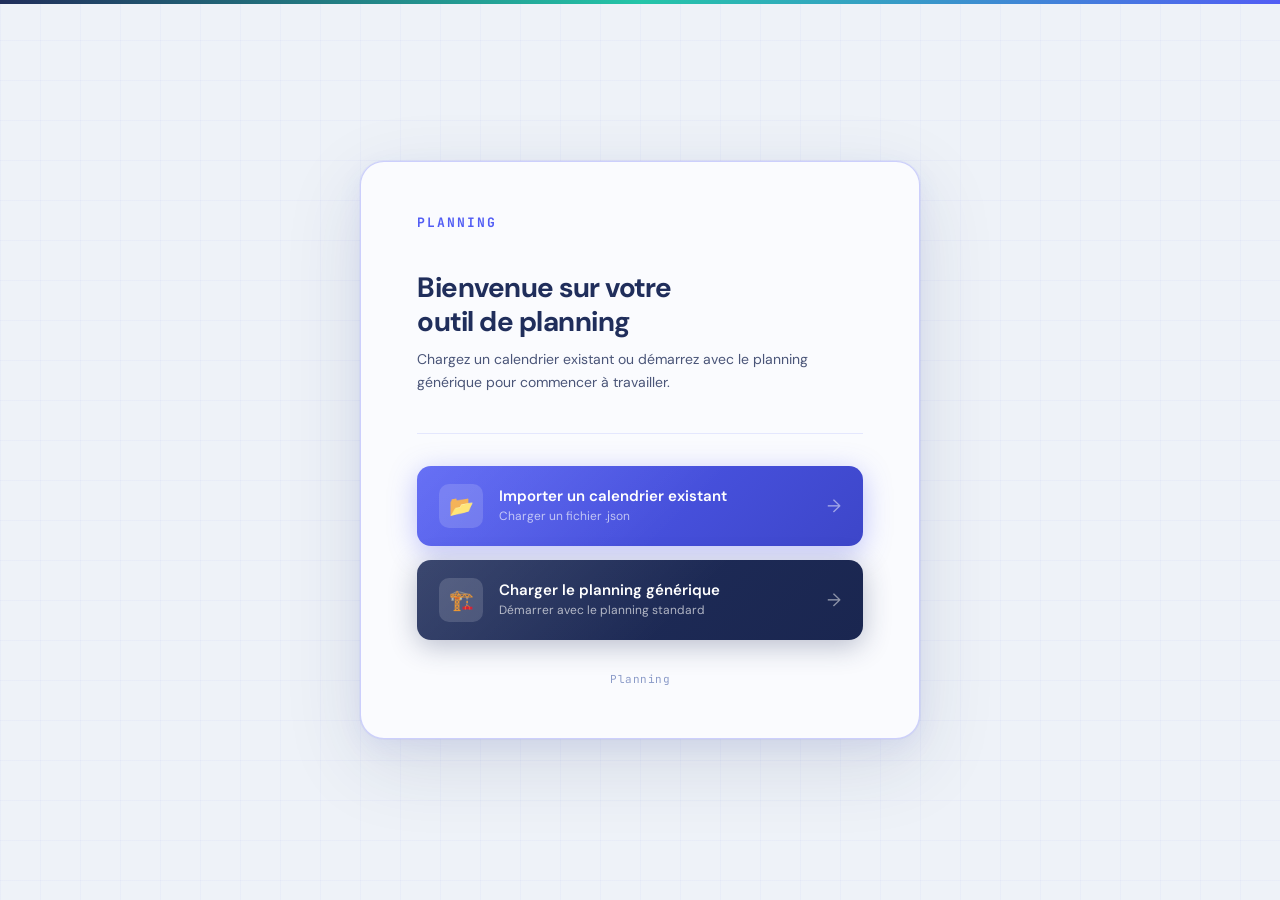
<file: index.html>
<!DOCTYPE html>
<html lang="fr">
<head>
<meta charset="UTF-8">
<meta name="viewport" content="width=device-width, initial-scale=1.0">
<title>PlanningPro</title>

<meta name="description" content="Planning de conception immobilière">
<link rel="stylesheet" href="style.css?v=3">
</head>
<body class="landing-active">

<!-- ══════════════════════════════════════════
     LANDING PAGE
══════════════════════════════════════════ -->
<div id="landingPage">
  <div class="landing-card">

    <div class="landing-logo-row">
      <div class="landing-product-name">Planning</div>
    </div>

    <!-- Title -->
    <div class="landing-title">Bienvenue sur votre<br>outil de planning</div>
    <div class="landing-subtitle">Chargez un calendrier existant ou démarrez avec le planning générique pour commencer à travailler.</div>

    <div class="landing-divider"></div>

    <!-- Actions -->
    <div class="landing-actions">

      <!-- Reprendre la copie automatique (affiché seulement s'il y en a une) -->
      <button class="landing-btn landing-btn-resume" id="landingBtnResume" style="display:none">
        <div class="landing-btn-icon">🕘</div>
        <div class="landing-btn-text">
          <div class="landing-btn-label">Reprendre mon dernier planning</div>
          <div class="landing-btn-desc" id="landingResumeDesc">Copie automatique</div>
        </div>
        <div class="landing-btn-arrow">→</div>
      </button>

      <!-- Import JSON -->
      <button class="landing-btn landing-btn-primary" id="landingBtnImport">
        <div class="landing-btn-icon">📂</div>
        <div class="landing-btn-text">
          <div class="landing-btn-label">Importer un calendrier existant</div>
          <div class="landing-btn-desc">Charger un fichier .json</div>
        </div>
        <div class="landing-btn-arrow">→</div>
      </button>
      <input type="file" id="landingFileInput" accept=".json" style="display:none">

      <!-- Generic LCY -->
      <button class="landing-btn landing-btn-secondary" id="landingBtnGeneric">
        <div class="landing-btn-icon">🏗️</div>
        <div class="landing-btn-text">
          <div class="landing-btn-label">Charger le planning générique</div>
          <div class="landing-btn-desc">Démarrer avec le planning standard</div>
        </div>
        <div class="landing-btn-arrow">→</div>
      </button>

    </div>

    <!-- Error -->
    <div id="landingError"></div>

    <!-- Footer -->
    <div class="landing-footer">
      Planning
    </div>

  </div>
</div>

<!-- HEADER -->
<header>
  <div class="logo-zone">
    <div class="project-info">
      <span class="project-title" id="projectTitle" contenteditable="true" spellcheck="false" title="Cliquez pour renommer">Mon planning</span>
    </div>
  </div>

  <div class="spacer"></div>

  <!-- Outils -->
  <div class="header-tools">
    <button class="tool-btn" id="todayToggle" title="Aller à aujourd'hui">
      <svg width="14" height="14" viewBox="0 0 14 14" fill="none"><circle cx="7" cy="7" r="6" stroke="currentColor" stroke-width="1.5"/><line x1="7" y1="3" x2="7" y2="7.5" stroke="currentColor" stroke-width="1.5" stroke-linecap="round"/><line x1="7" y1="7.5" x2="9.5" y2="9.5" stroke="currentColor" stroke-width="1.5" stroke-linecap="round"/></svg>
      Aujourd'hui
    </button>
    <button class="tool-btn" id="btnDeadline" title="Gérer les échéances clés">
      <svg width="14" height="14" viewBox="0 0 14 14" fill="none"><line x1="7" y1="1" x2="7" y2="13" stroke="currentColor" stroke-width="1.5" stroke-linecap="round" stroke-dasharray="2 2"/><polygon points="7,2 11,6 7,6" fill="currentColor"/></svg>
      Échéances
    </button>

  </div>

  <div class="header-sep"></div>

  <!-- Actions -->
  <div class="header-actions">
    <button class="btn-hdr" id="btnOpenFilePopup" title="Sauvegarder, Exporter ou Importer">
      <svg width="13" height="13" viewBox="0 0 13 13" fill="none"><path d="M2 2h6.5L11 4.5V11H2V2z" stroke="currentColor" stroke-width="1.4" stroke-linejoin="round"/><path d="M4 2v3h5V2" stroke="currentColor" stroke-width="1.3" stroke-linejoin="round"/><rect x="3.5" y="7" width="6" height="3" rx=".8" stroke="currentColor" stroke-width="1.2"/></svg>
      Sauvegarder
    </button>
    <button class="btn-hdr" id="btnAddRootTask" title="Ajouter une tâche à la racine" style="background: var(--lc-electric); color: #fff; border-color: var(--lc-electric);">
      <svg style="width:16px;height:16px;" viewBox="0 0 24 24" fill="none" stroke="currentColor" stroke-width="2.5" stroke-linecap="round" stroke-linejoin="round"><line x1="12" y1="5" x2="12" y2="19"></line><line x1="5" y1="12" x2="19" y2="12"></line></svg>
      Nouvelle tâche
    </button>
  </div>
</header>

<!-- TOOLBAR -->
<div class="toolbar">
  <button class="zoom-btn" id="zoomOut">−</button>
  <span class="zoom-label" id="zoomLabel" title="Cliquez pour réinitialiser le zoom">Semaine</span>
  <button class="zoom-btn" id="zoomIn">+</button>
  <span class="zoom-hint">Ctrl+scroll</span>
  <div class="sep"></div>
  <button class="zoom-btn" id="btnUndo" title="Annuler (Ctrl+Z)" style="width:auto;padding:0 10px;font-size:13px;">↩</button>
  <div class="sep"></div>
  <button class="filter-btn active" id="filterAll">Tout</button>
  <button class="filter-btn" id="filterMilestones">Jalons</button>
  <div id="phaseFilterBtns" style="display:contents"></div>
  <div class="sep"></div>
  <input class="search-input" id="searchInput" type="text" placeholder="🔍 Rechercher…">
</div>

<!-- MAIN -->

<!-- PRINT HEADER — masqué à l'écran, visible uniquement à l'impression -->
<div class="print-header" id="printHeader">
  <div class="print-header-left">
    <div class="print-header-titles">
      <div class="print-project-name" id="printProjectName">Planning</div>
      <div class="print-meta" id="printMeta"></div>
    </div>
  </div>
  <div class="print-header-right">
    <div class="print-badge" id="printBadge"></div>
  </div>
</div>

<!-- FILIGRANE -->
<div class="print-watermark" id="printWatermark"></div>

<div class="gantt-wrapper">
  <!-- Left: tasks -->
  <div class="task-panel">
    <div class="task-panel-header">
      <span class="col-label">Tâche</span>
      <div class="col-dates">
        <span style="font-size:10px;color:var(--text3);width:52px;text-align:right">Début</span>
        <span style="font-size:10px;color:var(--text3);width:52px;text-align:right">Fin</span>
        <span style="font-size:10px;color:var(--text3);width:38px;text-align:right">Jours</span>
      </div>
    </div>
    <div class="task-list" id="taskList"></div>
  </div>

  <!-- Right: chart -->
  <div class="chart-panel">
    <div class="chart-header" id="chartHeader">
      <div class="chart-header-inner" id="chartHeaderInner">
        <div class="months-row" id="monthsRow"></div>
        <div class="weeks-row" id="weeksRow"></div>
      </div>
    </div>
    <div class="chart-body" id="chartBody">
<div class="gantt-canvas" id="ganttCanvas">
        <svg id="linkSvg">
          <defs>
            <marker id="arrowhead" markerWidth="8" markerHeight="6" refX="8" refY="3" orient="auto">
              <polygon points="0 0, 8 3, 0 6" fill="rgba(251,191,36,.8)" />
            </marker>
          </defs>
        </svg>
        <div class="snap-indicator" id="snapIndicator"></div>

      </div>
    </div>
  </div>
</div>

<!-- Tooltip -->
<!-- Context Menu -->
<div class="ctx-menu" id="ctxMenu">
  <div class="ctx-item" id="ctxEdit">✏️ Modifier</div>
  <div class="ctx-item" id="ctxColor">🎨 Changer la couleur</div>
  <div class="ctx-item" id="ctxAddChild">+ Sous-tâche</div>
  <div class="ctx-sep"></div>
  <div class="ctx-item danger" id="ctxDelete">🗑 Supprimer</div>
</div>

<!-- Export Modal -->
<div class="modal-overlay" id="exportModalOverlay">
  <div class="modal" style="width:420px">
    <div class="modal-title">⬇ Export PDF</div>
    <div class="form-group">
      <label class="form-label">Contenu à exporter</label>
      <select class="form-select" id="exportScope">
        <option value="all">Tout le planning (toutes phases visibles)</option>
        <option value="expanded">Phases dépliées uniquement</option>
      </select>
    </div>
    <div class="form-group">
      <label class="form-label">Zoom pour l'export</label>
      <select class="form-select" id="exportZoom">
        <option value="month">Vue Mois — planning complet sur une page</option>
        <option value="week" selected>Vue Semaine — détail semaines</option>
        <option value="day">Vue Jour — détail maximal</option>
      </select>
    </div>
    <div class="form-group">
      <label class="form-label">Filigrane</label>
      <select class="form-select" id="exportWatermark">
        <option value="none">Aucun</option>
        <option value="projet">PROJET</option>
        <option value="confidentiel">CONFIDENTIEL</option>
        <option value="draft">DRAFT</option>
        <option value="date">Date d'édition</option>
        <option value="custom">Texte personnalisé…</option>
      </select>
      <input class="form-input" id="exportWatermarkCustom" type="text" placeholder="Votre texte…" style="margin-top:6px;display:none;">
    </div>
    <div style="background:rgba(79,124,255,.08);border:1px solid rgba(79,124,255,.2);border-radius:8px;padding:10px 14px;font-size:11px;color:var(--text2);margin-bottom:14px;line-height:1.6">
      💡 <strong style="color:var(--text)">Conseil :</strong> Dans la fenêtre d'impression du navigateur, sélectionnez <strong style="color:var(--text)">Format A3 Paysage</strong> et activez <strong style="color:var(--text)">"Graphiques d'arrière-plan"</strong> pour que les couleurs soient visibles.
    </div>
    <div class="modal-actions">
      <button class="btn-cancel" id="exportCancel">Annuler</button>
      <button class="btn-save" id="exportConfirm">🖨 Imprimer / Enregistrer PDF</button>
    </div>
  </div>
</div>


<div class="modal-overlay" id="modalOverlay">
  <div class="modal">
    <div class="modal-title" id="modalTitle">Nouvelle tâche</div>
    <div class="form-group">
      <label class="form-label">Nom de la tâche</label>
      <input class="form-input" id="fName" type="text" placeholder="Ex: Dépôt PC">
    </div>
    <div class="form-row">
      <div class="form-group">
        <label class="form-label">Date de début</label>
        <input class="form-input" id="fStart" type="date">
      </div>
      <div class="form-group">
        <label class="form-label">Date de fin</label>
        <input class="form-input" id="fEnd" type="date">
      </div>
    </div>
    <div class="form-group">
      <label class="form-label">Phase parente</label>
      <select class="form-select" id="fParent"></select>
    </div>
    <div class="form-group">
      <label class="form-label">Type</label>
      <select class="form-select" id="fType">
        <option value="task">Tâche</option>
        <option value="milestone">Jalon</option>
        <option value="summary">Phase / Groupe</option>
      </select>
    </div>
    <div class="form-group">
      <label class="form-label">Couleur de la barre</label>
      <div class="color-picker-row" id="modalColorPicker"></div>
    </div>
    <div class="modal-actions">
      <button class="btn-cancel" id="btnCancel">Annuler</button>
      <button class="btn-save" id="btnSave">Enregistrer</button>
    </div>
  </div>
</div>

<!-- Color Picker Popup (clic barre) -->
<div class="color-popup" id="colorPopup">
  <div class="color-popup-title">🎨 Couleur de la barre</div>
  <div class="color-popup-grid" id="colorPopupGrid"></div>
  <div style="margin-bottom:6px">
    <label style="font-size:10px;color:var(--text3);display:block;margin-bottom:4px;">Couleur personnalisée</label>
    <input type="color" id="colorPopupCustom" style="width:100%;height:28px;background:var(--surface);border:1px solid var(--border);border-radius:5px;cursor:pointer;padding:2px 4px;">
  </div>
  <div class="color-popup-actions">
    <div class="color-popup-btn reset" id="colorPopupReset">↺ Défaut</div>
    <div class="color-popup-btn" id="colorPopupClose">Fermer</div>
  </div>
</div>

<!-- Fichier Popup (nouveau système simplifié) -->
<div class="file-popup-overlay" id="filePopupOverlay">
  <div class="file-popup-wrapper">
    <div class="file-popup" id="filePopup">

      <!-- Header -->
      <div class="file-popup-header">
        <div class="file-popup-title">
          <svg width="16" height="16" viewBox="0 0 16 16" fill="none" style="vertical-align:-3px;margin-right:7px"><path d="M2 2h8l3 3v9H2V2z" stroke="currentColor" stroke-width="1.4" stroke-linejoin="round"/><path d="M5 2v4h6V2" stroke="currentColor" stroke-width="1.3" stroke-linejoin="round"/><rect x="4" y="9" width="8" height="3" rx="1" stroke="currentColor" stroke-width="1.2"/></svg>
          Fichier
        </div>
        <button class="file-popup-close" id="filePopupClose">✕</button>
      </div>

      <!-- Section Sauvegarder -->
      <div class="file-popup-section">
        <div class="file-popup-label">Sauvegarder</div>
        <div class="file-popup-row">
          <input class="file-popup-input" id="filePopupName" type="text" placeholder="Nom du fichier…" />
          <button class="file-popup-btn file-popup-btn-primary" id="filePopupBtnSave">
            <svg width="13" height="13" viewBox="0 0 13 13" fill="none"><path d="M2 2h7l2.5 2.5V11H2V2z" stroke="currentColor" stroke-width="1.3" stroke-linejoin="round"/><path d="M4 2v3h5V2" stroke="currentColor" stroke-width="1.2" stroke-linejoin="round"/><rect x="3" y="7.5" width="7" height="2.5" rx=".6" stroke="currentColor" stroke-width="1.1"/></svg>
            Télécharger .json
          </button>
        </div>
        <div id="filePopupSaveAlert" style="display:block; margin-top:10px; padding:8px 10px; background:rgba(82,93,244,0.07); border:1px dashed rgba(82,93,244,0.3); border-radius:6px; font-size:10.5px; color:var(--text2); line-height:1.4;">
          ⚠️ <strong>Note :</strong> Vos données ne sont pas stockées en ligne. Conservez précieusement ce fichier <strong>.json</strong> : il contient tout votre travail et sera indispensable pour effectuer vos futures mises à jour.
        </div>
      </div>

      <div class="file-popup-divider"></div>

      <!-- Section Exporter PDF -->
      <div class="file-popup-section">
        <div class="file-popup-label">Exporter</div>
        <button class="file-popup-btn file-popup-btn-secondary" id="filePopupBtnPdf" style="width:100%;justify-content:center">
          <svg width="13" height="13" viewBox="0 0 13 13" fill="none"><path d="M2 1h7l2.5 2.5V12H2V1z" stroke="currentColor" stroke-width="1.3" stroke-linejoin="round"/><path d="M3.5 6h6M3.5 8h4" stroke="currentColor" stroke-width="1.2" stroke-linecap="round"/></svg>
          Exporter en PDF
        </button>
      </div>

      <div class="file-popup-divider"></div>

      <!-- Section Importer -->
      <div class="file-popup-section" style="margin-bottom:0">
        <div class="file-popup-label">Importer</div>
        <button class="file-popup-btn file-popup-btn-danger" id="filePopupBtnImport" style="width:100%;justify-content:center">
          <svg width="13" height="13" viewBox="0 0 13 13" fill="none"><path d="M6.5 8V2M4 5.5l2.5 2.5L9 5.5" stroke="currentColor" stroke-width="1.4" stroke-linecap="round" stroke-linejoin="round"/><path d="M2 9v2h9V9" stroke="currentColor" stroke-width="1.4" stroke-linecap="round"/></svg>
          Importer un .json
        </button>
        <input type="file" id="filePopupFileInput" accept=".json" style="display:none">
      </div>

      <!-- Confirm overlay (import) -->
      <div class="file-confirm-overlay" id="fileConfirmOverlay">
        <div class="file-confirm-icon">⚠️</div>
        <div class="file-confirm-msg">
          <strong>Remplacer le planning actuel ?</strong><br>
          Toutes les modifications non sauvegardées seront perdues.
        </div>
        <div class="file-confirm-btns">
          <button class="file-popup-btn file-popup-btn-secondary" id="fileConfirmCancel">Annuler</button>
          <button class="file-popup-btn file-popup-btn-primary" id="fileConfirmOk">Oui, importer</button>
        </div>
      </div>

    </div>
  </div>
</div>

<div id="datePicker" class="date-picker-popup" style="display:none;"></div>

<div id="deadlinePanel" class="dl-panel">
  <div class="dl-panel-header">
    <div class="dl-panel-title">
      <svg width="13" height="13" viewBox="0 0 14 14" fill="none"><line x1="7" y1="1" x2="7" y2="13" stroke="currentColor" stroke-width="1.5" stroke-linecap="round" stroke-dasharray="2 2"/><polygon points="7,2 11,6 7,6" fill="currentColor"/></svg>
      Échéances
      <span class="dl-panel-count" id="dlCount" style="display:none"></span>
    </div>
    <div class="dl-panel-header-actions">
      <button class="dl-btn-add" id="dlBtnAdd">
        <svg width="9" height="9" viewBox="0 0 10 10" fill="none"><line x1="5" y1="1" x2="5" y2="9" stroke="currentColor" stroke-width="1.8" stroke-linecap="round"/><line x1="1" y1="5" x2="9" y2="5" stroke="currentColor" stroke-width="1.8" stroke-linecap="round"/></svg>
        Nouvelle
      </button>
      <button class="dl-panel-close" id="dlPanelClose">✕</button>
    </div>
  </div>
  <div class="dl-panel-body" id="dlPanelBody"></div>
  <div class="dl-panel-footer">💡 Cliquez sur le Gantt pour positionner une échéance</div>
</div>

<style>
/* ── Deadline panel ── */
.dl-panel {
  position: fixed;
  top: 54px;
  right: 12px;
  width: 340px;
  max-height: 460px;
  display: flex;
  flex-direction: column;
  background: #f8fafc;
  border-radius: 12px;
  border: 1px solid rgba(0,0,0,.08);
  box-shadow:
    0 4px 6px rgba(0,0,0,.04),
    0 12px 28px rgba(0,0,0,.10),
    0 32px 52px rgba(0,0,0,.05),
    inset 0 1px 0 rgba(255,255,255,.95);
  z-index: 1200;
  overflow: hidden;
  opacity: 0;
  transform: translateY(-8px) scale(.97);
  pointer-events: none;
  transition: opacity .18s cubic-bezier(.4,0,.2,1), transform .18s cubic-bezier(.4,0,.2,1);
}
.dl-panel.open {
  opacity: 1;
  transform: translateY(0) scale(1);
  pointer-events: all;
}
.dl-panel-header {
  display: flex;
  align-items: center;
  justify-content: space-between;
  padding: 12px 14px 10px;
  background: linear-gradient(180deg, #fff 0%, #f8fafc 100%);
  border-bottom: 1px solid rgba(0,0,0,.06);
  flex-shrink: 0;
}
.dl-panel-title {
  font-size: 12px;
  font-weight: 700;
  color: #1e293b;
  display: flex;
  align-items: center;
  gap: 6px;
  letter-spacing: -.01em;
}
.dl-panel-title svg { color: #525df4; }
.dl-panel-count {
  font-size: 10px;
  font-weight: 600;
  background: rgba(82,93,244,.1);
  color: #525df4;
  border-radius: 20px;
  padding: 1px 7px;
}
.dl-panel-header-actions { display: flex; align-items: center; gap: 5px; }
.dl-btn-add {
  display: flex;
  align-items: center;
  gap: 4px;
  font-size: 10.5px;
  font-weight: 600;
  background: linear-gradient(180deg, #6470f5 0%, #525df4 100%);
  color: #fff;
  border: none;
  border-radius: 6px;
  padding: 4px 10px;
  cursor: pointer;
  box-shadow: 0 1px 3px rgba(82,93,244,.35), inset 0 1px 0 rgba(255,255,255,.18);
  transition: opacity .13s;
}
.dl-btn-add:hover { opacity: .88; }
.dl-panel-close {
  display: flex;
  align-items: center;
  justify-content: center;
  width: 24px;
  height: 24px;
  background: rgba(0,0,0,.04);
  border: 1px solid rgba(0,0,0,.07);
  border-radius: 6px;
  color: #94a3b8;
  cursor: pointer;
  font-size: 12px;
  transition: background .12s, color .12s;
}
.dl-panel-close:hover { background: rgba(0,0,0,.09); color: #475569; }
.dl-panel-body {
  overflow-y: auto;
  flex: 1;
  padding: 8px 10px;
  display: flex;
  flex-direction: column;
  gap: 5px;
  min-height: 40px;
}
.dl-panel-body::-webkit-scrollbar { width: 3px; }
.dl-panel-body::-webkit-scrollbar-thumb { background: rgba(0,0,0,.1); border-radius: 4px; }
.dl-panel-footer {
  padding: 7px 14px 9px;
  border-top: 1px solid rgba(0,0,0,.05);
  background: linear-gradient(180deg, #f8fafc 0%, #f1f5f9 100%);
  font-size: 10px;
  color: #94a3b8;
  flex-shrink: 0;
}
.dl-empty {
  display: flex;
  flex-direction: column;
  align-items: center;
  padding: 20px 16px;
  gap: 7px;
  text-align: center;
}
.dl-empty-icon {
  width: 36px;
  height: 36px;
  border-radius: 9px;
  background: rgba(82,93,244,.07);
  border: 1px solid rgba(82,93,244,.1);
  display: flex;
  align-items: center;
  justify-content: center;
  color: #525df4;
}
.dl-empty-text { font-size: 11px; color: #94a3b8; line-height: 1.5; }
.dl-empty-cta { font-size: 11px; font-weight: 600; color: #525df4; cursor: pointer; opacity: .85; }
.dl-empty-cta:hover { opacity: 1; text-decoration: underline; }
.dl-item {
  display: flex;
  align-items: center;
  gap: 8px;
  padding: 8px 10px;
  border-radius: 8px;
  border: 1px solid rgba(0,0,0,.06);
  background: linear-gradient(180deg, #fff 0%, #fafbfd 100%);
  box-shadow: 0 1px 3px rgba(0,0,0,.05), inset 0 1px 0 rgba(255,255,255,.8);
  transition: box-shadow .15s, border-color .15s;
  animation: dl-fadein .2s ease;
}
@keyframes dl-fadein { from { opacity:0; transform:translateY(-4px); } to { opacity:1; transform:translateY(0); } }
.dl-item:hover { box-shadow: 0 2px 8px rgba(0,0,0,.08); border-color: rgba(82,93,244,.2); }
.dl-item.focused { border-color: rgba(82,93,244,.35) !important; box-shadow: 0 0 0 3px rgba(82,93,244,.08) !important; }
.dl-color-swatch {
  width: 15px; height: 15px; border-radius: 50%; flex-shrink: 0; cursor: pointer;
  border: 2px solid rgba(255,255,255,.9);
  box-shadow: 0 0 0 1.5px rgba(0,0,0,.15), 0 1px 3px rgba(0,0,0,.1);
  transition: transform .12s;
}
.dl-color-swatch:hover { transform: scale(1.2); }
.dl-color-input { display: none; }
.dl-label-input {
  flex: 1; min-width: 0; font-size: 11.5px; font-weight: 500; color: #1e293b;
  background: transparent; border: none; border-bottom: 1.5px solid transparent;
  padding: 2px 0; outline: none; transition: border-color .15s;
}
.dl-label-input:focus { border-bottom-color: #525df4; }
.dl-label-input::placeholder { color: #cbd5e1; font-weight: 400; }
.dl-date-input {
  font-size: 10px; font-weight: 500; color: #64748b;
  background: #f1f5f9; border: 1px solid rgba(0,0,0,.08); border-radius: 5px;
  padding: 3px 5px; outline: none; flex-shrink: 0; width: 98px;
  box-shadow: inset 0 1px 2px rgba(0,0,0,.05); transition: border-color .15s;
}
.dl-date-input:focus { border-color: rgba(82,93,244,.4); }
.dl-delete-btn {
  display: flex; align-items: center; justify-content: center;
  width: 22px; height: 22px; background: none; border: none;
  color: #cbd5e1; cursor: pointer; border-radius: 5px; flex-shrink: 0;
  transition: background .12s, color .12s;
}
.dl-delete-btn:hover { background: #fee2e2; color: #ef4444; }
#btnDeadline.active-deadline {
  background: rgba(82,93,244,.1) !important;
  color: #525df4 !important;
  border-color: rgba(82,93,244,.3) !important;
}
</style>

<script src="app.js?v=3" defer></script>

</body>
</html>
</file>
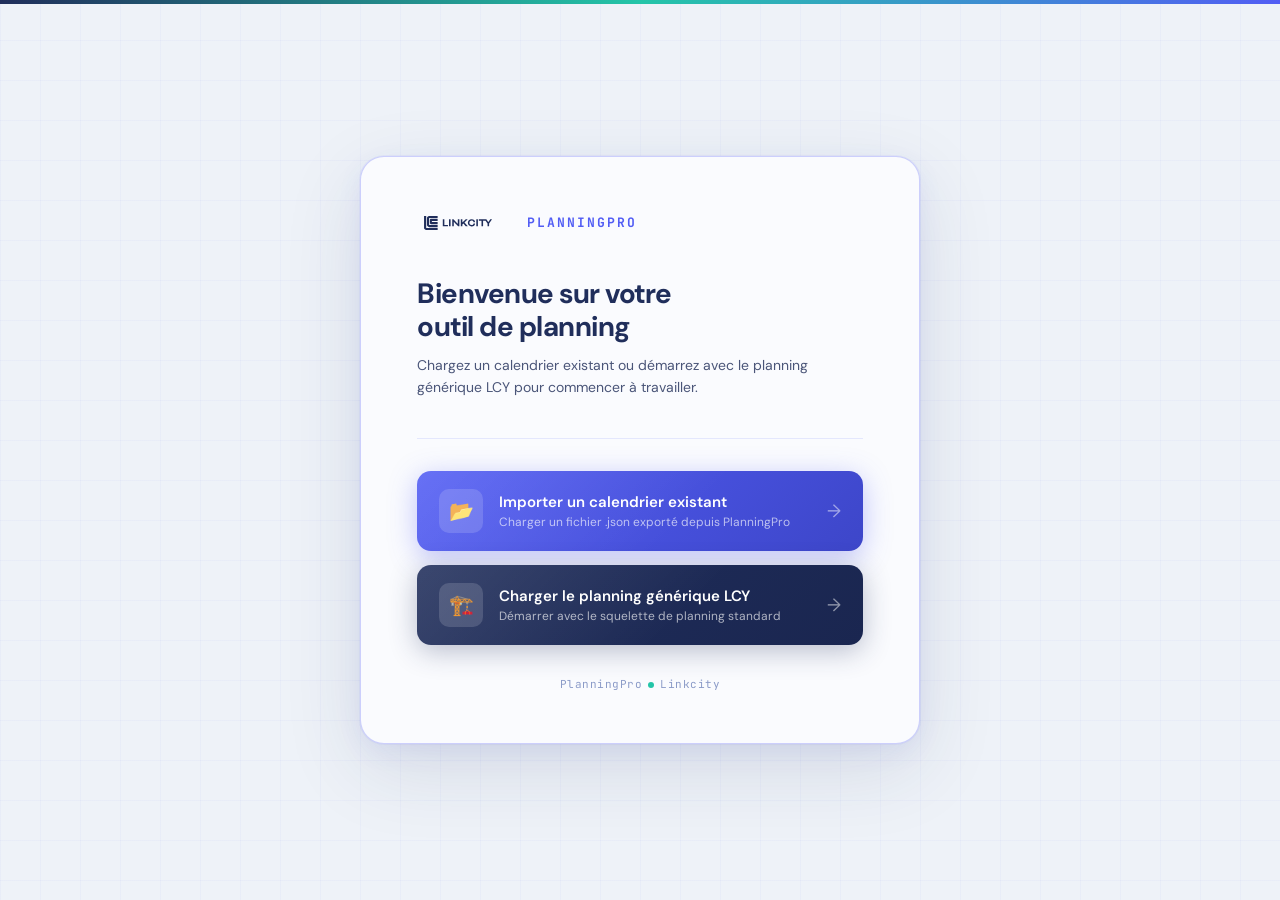
<file: index (27).html>
<!DOCTYPE html>
<html lang="fr">
<head>
<meta charset="UTF-8">
<meta name="viewport" content="width=device-width, initial-scale=1.0">
<title>PlanningPro — PA3</title>

<!-- PWA -->
<meta name="application-name" content="PlanningPro">
<meta name="apple-mobile-web-app-capable" content="yes">
<meta name="apple-mobile-web-app-status-bar-style" content="black-translucent">
<meta name="apple-mobile-web-app-title" content="PlanningPro">
<meta name="theme-color" content="#F0F4FB">
<meta name="description" content="Planning de conception immobilière — PA3">
<link rel="manifest" id="pwaManifest">
<link rel="apple-touch-icon" id="appleTouchIcon">
<link rel="stylesheet" href="style.css">
</head>

</head>
<body class="landing-active">

<!-- ══════════════════════════════════════════
     LANDING PAGE
══════════════════════════════════════════ -->
<div id="landingPage">
  <div class="landing-card">

    <!-- Logo -->
    <div class="landing-logo-row">
      <svg style="height:28px;width:auto;flex-shrink:0" viewBox="0 0 770 263" xmlns="http://www.w3.org/2000/svg"><path fill="#202e5b" d="M87.51,198.06c-11.8,0-21.4-9.6-21.4-21.39v-111.6h20.46v112.54h107.44v20.45h-106.5M121.15,131.09c0,3.07,1.2,5.94,3.37,8.1,2.17,2.16,5.04,3.34,8.09,3.34l61.18-.24v-20.35l-54.03.06v-8.6h.12l53.91-.42v-20.46l-61.21.15c-6.29.02-11.42,5.16-11.42,11.45v26.96ZM93.58,148.97c0,11.8,9.6,21.39,21.4,21.39h78.8v-20.45h-79.74v-64.51h.94l78.8.15v-20.6h-79.4c-11.46,0-20.8,9.33-20.8,20.8v63.22ZM289.31,150.04h-32.22v-51.6c0-.65-.65-1.3-1.31-1.3h-12.19c-.65,0-1.3.65-1.3,1.3v62.7c0,.65.65,1.31,1.3,1.31h45.72c.65,0,1.52-.87,1.52-1.52v-9.36c0-.65-.87-1.52-1.52-1.52ZM314.23,97.13h-12.19c-.65,0-1.3.65-1.3,1.31v62.7c0,.65.65,1.31,1.3,1.31h12.19c.65,0,1.31-.65,1.31-1.31v-62.7c0-.65-.65-1.31-1.31-1.31ZM396.85,97.13h-12.19c-.65,0-1.3.65-1.3,1.31v41.04h-.43s-4.03-5.22-7.62-8.82l-32.98-33.53h-10.02c-.65,0-1.3.65-1.3,1.31v62.7c0,.65.65,1.31,1.3,1.31h12.19c.65,0,1.31-.65,1.31-1.31v-41.03h.33s3.92,4.9,7.4,8.38l33.31,33.96h10.01c.65,0,1.31-.65,1.31-1.31v-62.7c0-.65-.65-1.31-1.31-1.31ZM446.15,126.52l28.19-27.43c.65-.65.76-.87.76-1.2,0-.22-.22-.76-.98-.76h-15.46c-1.09,0-1.85.22-2.83,1.2l-25.25,24.71c-2.29,2.18-4.14,4.25-4.14,4.25h-.22v-28.85c0-.65-.65-1.31-1.31-1.31h-12.19c-.65,0-1.31.65-1.31,1.31v62.7c0,.65.65,1.31,1.31,1.31h12.19c.65,0,1.31-.65,1.31-1.31v-15.24l9.58-9.25,21.55,24.82c.65.76,1.41.98,2.39.98h15.68c.76,0,.98-.44.98-.76,0-.44-.11-.65-.55-1.09l-29.72-34.07ZM512.65,108.46c9.8,0,16.65,5.77,17.74,13.28.22,1.3.76,1.74,1.85,1.74h11.21c1.2,0,1.74-.65,1.74-1.42,0-12.95-11.86-26.02-32.55-26.02s-35.16,13.72-35.16,33.74,15.46,33.75,35.16,33.75,32.55-10.78,32.55-24.82c0-1.09-.98-1.63-1.85-1.63h-10.89c-1.3,0-1.85.44-2.07,1.85-1.2,7.29-7.84,12.19-17.74,12.19-11.65,0-20.36-8.71-20.36-21.34s9.15-21.33,20.36-21.33ZM570.77,97.13h-12.19c-.65,0-1.3.65-1.3,1.31v62.7c0,.65.65,1.31,1.3,1.31h12.19c.65,0,1.31-.65,1.31-1.31v-62.7c0-.65-.65-1.31-1.31-1.31ZM582.42,97.13c-.65,0-1.52.87-1.52,1.52v9.36c0,.65.87,1.52,1.52,1.52h23.51v51.59c0,.65.65,1.31,1.3,1.31h12.19c.65,0,1.31-.65,1.31-1.31v-51.59h23.14l18.66,26.78v24.82c0,.65.65,1.31,1.3,1.31h12.19c.65,0,1.31-.65,1.31-1.31v-24.82l26.02-37.33c.44-.65.54-.98.54-1.2,0-.33-.22-.65-.65-.65h-13.82c-1.31,0-1.85.22-2.61,1.31l-11.21,15.78c-2.5,3.48-5.44,8.82-5.44,8.82h-.44s-3.05-5.55-5.44-8.82l-11.21-15.78c-.76-1.09-1.31-1.31-2.61-1.31h-68.03Z"/></svg>
      <div class="landing-logo-divider"></div>
      <div class="landing-product-name">PlanningPro</div>
    </div>

    <!-- Title -->
    <div class="landing-title">Bienvenue sur votre<br>outil de planning</div>
    <div class="landing-subtitle">Chargez un calendrier existant ou démarrez avec le planning générique LCY pour commencer à travailler.</div>

    <div class="landing-divider"></div>

    <!-- Actions -->
    <div class="landing-actions">

      <!-- Import JSON -->
      <button class="landing-btn landing-btn-primary" id="landingBtnImport">
        <div class="landing-btn-icon">📂</div>
        <div class="landing-btn-text">
          <div class="landing-btn-label">Importer un calendrier existant</div>
          <div class="landing-btn-desc">Charger un fichier .json exporté depuis PlanningPro</div>
        </div>
        <div class="landing-btn-arrow">→</div>
      </button>
      <input type="file" id="landingFileInput" accept=".json" style="display:none">

      <!-- Generic LCY -->
      <button class="landing-btn landing-btn-secondary" id="landingBtnGeneric">
        <div class="landing-btn-icon">🏗️</div>
        <div class="landing-btn-text">
          <div class="landing-btn-label">Charger le planning générique LCY</div>
          <div class="landing-btn-desc">Démarrer avec le squelette de planning standard</div>
        </div>
        <div class="landing-btn-arrow">→</div>
      </button>

    </div>

    <!-- Error -->
    <div id="landingError"></div>

    <!-- Footer -->
    <div class="landing-footer">
      PlanningPro<span class="landing-dot"></span>Linkcity
    </div>

  </div>
</div>

<!-- HEADER -->
<header>
  <div class="logo-zone">
    <svg class="lc-logo-svg" viewBox="0 0 770 263" xmlns="http://www.w3.org/2000/svg"><path fill="#ffffff" d="M87.51,198.06c-11.8,0-21.4-9.6-21.4-21.39v-111.6h20.46v112.54h107.44v20.45h-106.5M121.15,131.09c0,3.07,1.2,5.94,3.37,8.1,2.17,2.16,5.04,3.34,8.09,3.34l61.18-.24v-20.35l-54.03.06v-8.6h.12l53.91-.42v-20.46l-61.21.15c-6.29.02-11.42,5.16-11.42,11.45v26.96ZM93.58,148.97c0,11.8,9.6,21.39,21.4,21.39h78.8v-20.45h-79.74v-64.51h.94l78.8.15v-20.6h-79.4c-11.46,0-20.8,9.33-20.8,20.8v63.22ZM289.31,150.04h-32.22v-51.6c0-.65-.65-1.3-1.31-1.3h-12.19c-.65,0-1.3.65-1.3,1.3v62.7c0,.65.65,1.31,1.3,1.31h45.72c.65,0,1.52-.87,1.52-1.52v-9.36c0-.65-.87-1.52-1.52-1.52ZM314.23,97.13h-12.19c-.65,0-1.3.65-1.3,1.31v62.7c0,.65.65,1.31,1.3,1.31h12.19c.65,0,1.31-.65,1.31-1.31v-62.7c0-.65-.65-1.31-1.31-1.31ZM396.85,97.13h-12.19c-.65,0-1.3.65-1.3,1.31v41.04h-.43s-4.03-5.22-7.62-8.82l-32.98-33.53h-10.02c-.65,0-1.3.65-1.3,1.31v62.7c0,.65.65,1.31,1.3,1.31h12.19c.65,0,1.31-.65,1.31-1.31v-41.03h.33s3.92,4.9,7.4,8.38l33.31,33.96h10.01c.65,0,1.31-.65,1.31-1.31v-62.7c0-.65-.65-1.31-1.31-1.31ZM446.15,126.52l28.19-27.43c.65-.65.76-.87.76-1.2,0-.22-.22-.76-.98-.76h-15.46c-1.09,0-1.85.22-2.83,1.2l-25.25,24.71c-2.29,2.18-4.14,4.25-4.14,4.25h-.22v-28.85c0-.65-.65-1.31-1.31-1.31h-12.19c-.65,0-1.31.65-1.31,1.31v62.7c0,.65.65,1.31,1.31,1.31h12.19c.65,0,1.31-.65,1.31-1.31v-15.24l9.58-9.25,21.55,24.82c.65.76,1.41.98,2.39.98h15.68c.76,0,.98-.44.98-.76,0-.44-.11-.65-.55-1.09l-29.72-34.07ZM512.65,108.46c9.8,0,16.65,5.77,17.74,13.28.22,1.3.76,1.74,1.85,1.74h11.21c1.2,0,1.74-.65,1.74-1.42,0-12.95-11.86-26.02-32.55-26.02s-35.16,13.72-35.16,33.74,15.46,33.75,35.16,33.75,32.55-10.78,32.55-24.82c0-1.09-.98-1.63-1.85-1.63h-10.89c-1.3,0-1.85.44-2.07,1.85-1.2,7.29-7.84,12.19-17.74,12.19-11.65,0-20.36-8.71-20.36-21.34s9.15-21.33,20.36-21.33ZM570.77,97.13h-12.19c-.65,0-1.3.65-1.3,1.31v62.7c0,.65.65,1.31,1.3,1.31h12.19c.65,0,1.31-.65,1.31-1.31v-62.7c0-.65-.65-1.31-1.31-1.31ZM582.42,97.13c-.65,0-1.52.87-1.52,1.52v9.36c0,.65.87,1.52,1.52,1.52h23.51v51.59c0,.65.65,1.31,1.3,1.31h12.19c.65,0,1.31-.65,1.31-1.31v-51.59h23.14l18.66,26.78v24.82c0,.65.65,1.31,1.3,1.31h12.19c.65,0,1.31-.65,1.31-1.31v-24.82l26.02-37.33c.44-.65.54-.98.54-1.2,0-.33-.22-.65-.65-.65h-13.82c-1.31,0-1.85.22-2.61,1.31l-11.21,15.78c-2.5,3.48-5.44,8.82-5.44,8.82h-.44s-3.05-5.55-5.44-8.82l-11.21-15.78c-.76-1.09-1.31-1.31-2.61-1.31h-68.03Z"/></svg>
    <div class="logo-divider"></div>
    <div class="project-info">
      <span class="project-title" id="projectTitle" contenteditable="true" spellcheck="false" title="Cliquez pour renommer">Planning Secteur 3 · PA3</span>
    </div>
  </div>

  <div class="spacer"></div>

  <!-- Outils -->
  <div class="header-tools">
    <button class="tool-btn" id="todayToggle" title="Aller à aujourd'hui">
      <svg width="14" height="14" viewBox="0 0 14 14" fill="none"><circle cx="7" cy="7" r="6" stroke="currentColor" stroke-width="1.5"/><line x1="7" y1="3" x2="7" y2="7.5" stroke="currentColor" stroke-width="1.5" stroke-linecap="round"/><line x1="7" y1="7.5" x2="9.5" y2="9.5" stroke="currentColor" stroke-width="1.5" stroke-linecap="round"/></svg>
      Aujourd'hui
    </button>
    <button class="tool-btn" id="btnDeadline" title="Poser une deadline">
      <svg width="14" height="14" viewBox="0 0 14 14" fill="none"><line x1="7" y1="1" x2="7" y2="13" stroke="currentColor" stroke-width="1.5" stroke-linecap="round" stroke-dasharray="2 2"/><polygon points="7,2 11,6 7,6" fill="currentColor"/></svg>
      Deadline
    </button>
    <button class="tool-btn" id="btnLinkModeHeader" title="Lier des tâches (Fin→Début)">
      <svg width="14" height="14" viewBox="0 0 14 14" fill="none"><circle cx="3" cy="7" r="2" stroke="currentColor" stroke-width="1.3"/><circle cx="11" cy="7" r="2" stroke="currentColor" stroke-width="1.3"/><line x1="5" y1="7" x2="9" y2="7" stroke="currentColor" stroke-width="1.3"/></svg>
      Lier
    </button>
  </div>

  <div class="header-sep"></div>

  <!-- Actions -->
  <div class="header-actions">
    <button class="btn-hdr" id="btnOpenFilePopup" title="Sauvegarder, Exporter ou Importer">
      <svg width="13" height="13" viewBox="0 0 13 13" fill="none"><path d="M2 2h6.5L11 4.5V11H2V2z" stroke="currentColor" stroke-width="1.4" stroke-linejoin="round"/><path d="M4 2v3h5V2" stroke="currentColor" stroke-width="1.3" stroke-linejoin="round"/><rect x="3.5" y="7" width="6" height="3" rx=".8" stroke="currentColor" stroke-width="1.2"/></svg>
      Sauvegarder
    </button>
  </div>
</header>

<!-- TOOLBAR -->
<div class="toolbar">
  <button class="zoom-btn" id="zoomOut">−</button>
  <span class="zoom-label" id="zoomLabel" title="Cliquez pour réinitialiser le zoom">Semaine</span>
  <button class="zoom-btn" id="zoomIn">+</button>
  <span class="zoom-hint">Ctrl+scroll</span>
  <div class="sep"></div>
  <button class="zoom-btn" id="btnUndo" title="Annuler (Ctrl+Z)" style="width:auto;padding:0 10px;font-size:13px;">↩</button>
  <div class="sep"></div>
  <button class="filter-btn active" id="filterAll">Tout</button>
  <button class="filter-btn" id="filterMilestones">Jalons</button>
  <div id="phaseFilterBtns" style="display:contents"></div>
  <div class="sep"></div>
  <input class="search-input" id="searchInput" type="text" placeholder="🔍 Rechercher…">
</div>

<!-- MAIN -->

<!-- PRINT HEADER — masqué à l'écran, visible uniquement à l'impression -->
<div class="print-header" id="printHeader">
  <div class="print-header-left">
    <svg class="print-logo" viewBox="0 0 180 38" fill="none" xmlns="http://www.w3.org/2000/svg">
      <rect x="0" y="0" width="7" height="38" rx="1.5" fill="#1e3a8a"/>
      <rect x="0" y="0" width="26" height="7" rx="1.5" fill="#1e3a8a"/>
      <rect x="0" y="31" width="26" height="7" rx="1.5" fill="#1e3a8a"/>
      <rect x="19" y="0" width="7" height="13" rx="1.5" fill="#1e3a8a"/>
      <rect x="19" y="25" width="7" height="13" rx="1.5" fill="#1e3a8a"/>
      <rect x="10" y="10" width="16" height="5.5" rx="1" fill="#1e3a8a"/>
      <rect x="10" y="22.5" width="16" height="5.5" rx="1" fill="#1e3a8a"/>
      <rect x="10" y="10" width="5.5" height="18" rx="1" fill="#1e3a8a"/>
      <rect x="21" y="10" width="5" height="8" rx="1" fill="#1e3a8a"/>
      <rect x="21" y="20" width="5" height="8" rx="1" fill="#1e3a8a"/>
      <text x="36" y="28" font-family="DM Sans, sans-serif" font-weight="700" font-size="20" fill="#1e3a8a" letter-spacing="1">LINKCITY</text>
    </svg>
    <div class="print-header-divider"></div>
    <div class="print-header-titles">
      <div class="print-project-name" id="printProjectName">Planning</div>
      <div class="print-meta" id="printMeta"></div>
    </div>
  </div>
  <div class="print-header-right">
    <div class="print-badge" id="printBadge"></div>
  </div>
</div>

<!-- FILIGRANE -->
<div class="print-watermark" id="printWatermark"></div>

<div class="gantt-wrapper">
  <!-- Left: tasks -->
  <div class="task-panel">
    <div class="task-panel-header">
      <span class="col-label">Tâche</span>
      <div class="col-dates">
        <span style="font-size:10px;color:var(--text3);width:52px;text-align:right">Début</span>
        <span style="font-size:10px;color:var(--text3);width:52px;text-align:right">Fin</span>
        <span style="font-size:10px;color:var(--text3);width:38px;text-align:right">Jours</span>
      </div>
    </div>
    <div class="task-list" id="taskList"></div>
  </div>

  <!-- Right: chart -->
  <div class="chart-panel">
    <div class="chart-header" id="chartHeader">
      <div class="chart-header-inner" id="chartHeaderInner">
        <div class="months-row" id="monthsRow"></div>
        <div class="weeks-row" id="weeksRow"></div>
      </div>
    </div>
    <div class="chart-body" id="chartBody">
<div class="gantt-canvas" id="ganttCanvas">
        <svg id="linkSvg">
          <defs>
            <marker id="arrowhead" markerWidth="8" markerHeight="6" refX="8" refY="3" orient="auto">
              <polygon points="0 0, 8 3, 0 6" fill="rgba(251,191,36,.8)" />
            </marker>
          </defs>
        </svg>
        <div class="snap-indicator" id="snapIndicator"></div>

      </div>
    </div>
  </div>
</div>

<!-- Tooltip -->
<!-- Context Menu -->
<div class="ctx-menu" id="ctxMenu">
  <div class="ctx-item" id="ctxEdit">✏️ Modifier</div>
  <div class="ctx-item" id="ctxColor">🎨 Changer la couleur</div>
  <div class="ctx-item" id="ctxAddChild">+ Sous-tâche</div>
  <div class="ctx-sep"></div>
  <div class="ctx-item danger" id="ctxDelete">🗑 Supprimer</div>
</div>

<!-- Export Modal -->
<div class="modal-overlay" id="exportModalOverlay">
  <div class="modal" style="width:420px">
    <div class="modal-title">⬇ Export PDF</div>
    <div class="form-group">
      <label class="form-label">Contenu à exporter</label>
      <select class="form-select" id="exportScope">
        <option value="all">Tout le planning (toutes phases visibles)</option>
        <option value="expanded">Phases dépliées uniquement</option>
      </select>
    </div>
    <div class="form-group">
      <label class="form-label">Zoom pour l'export</label>
      <select class="form-select" id="exportZoom">
        <option value="month">Vue Mois — planning complet sur une page</option>
        <option value="week" selected>Vue Semaine — détail semaines</option>
        <option value="day">Vue Jour — détail maximal</option>
      </select>
    </div>
    <div class="form-group">
      <label class="form-label">Filigrane</label>
      <select class="form-select" id="exportWatermark">
        <option value="none">Aucun</option>
        <option value="projet">PROJET</option>
        <option value="confidentiel">CONFIDENTIEL</option>
        <option value="draft">DRAFT</option>
        <option value="date">Date d'édition</option>
        <option value="custom">Texte personnalisé…</option>
      </select>
      <input class="form-input" id="exportWatermarkCustom" type="text" placeholder="Votre texte…" style="margin-top:6px;display:none;">
    </div>
    <div style="background:rgba(79,124,255,.08);border:1px solid rgba(79,124,255,.2);border-radius:8px;padding:10px 14px;font-size:11px;color:var(--text2);margin-bottom:14px;line-height:1.6">
      💡 <strong style="color:var(--text)">Conseil :</strong> Dans la fenêtre d'impression du navigateur, sélectionnez <strong style="color:var(--text)">Format A3 Paysage</strong> et activez <strong style="color:var(--text)">"Graphiques d'arrière-plan"</strong> pour que les couleurs soient visibles.
    </div>
    <div class="modal-actions">
      <button class="btn-cancel" id="exportCancel">Annuler</button>
      <button class="btn-save" id="exportConfirm">🖨 Imprimer / Enregistrer PDF</button>
    </div>
  </div>
</div>


<div class="modal-overlay" id="modalOverlay">
  <div class="modal">
    <div class="modal-title" id="modalTitle">Nouvelle tâche</div>
    <div class="form-group">
      <label class="form-label">Nom de la tâche</label>
      <input class="form-input" id="fName" type="text" placeholder="Ex: Dépôt PC">
    </div>
    <div class="form-row">
      <div class="form-group">
        <label class="form-label">Date de début</label>
        <input class="form-input" id="fStart" type="date">
      </div>
      <div class="form-group">
        <label class="form-label">Date de fin</label>
        <input class="form-input" id="fEnd" type="date">
      </div>
    </div>
    <div class="form-row">
      <div class="form-group">
        <label class="form-label">Phase parente</label>
        <select class="form-select" id="fParent"></select>
      </div>
      <div class="form-group">
        <label class="form-label">Avancement (%)</label>
        <input class="form-input" id="fPct" type="number" min="0" max="100" value="0">
      </div>
    </div>
    <div class="form-group">
      <label class="form-label">Type</label>
      <select class="form-select" id="fType">
        <option value="task">Tâche</option>
        <option value="milestone">Jalon</option>
        <option value="summary">Phase / Groupe</option>
      </select>
    </div>
    <div class="form-group">
      <label class="form-label">Couleur de la barre</label>
      <div class="color-picker-row" id="modalColorPicker"></div>
    </div>
    <div class="modal-actions">
      <button class="btn-cancel" id="btnCancel">Annuler</button>
      <button class="btn-save" id="btnSave">Enregistrer</button>
    </div>
  </div>
</div>

<!-- Color Picker Popup (clic barre) -->
<div class="color-popup" id="colorPopup">
  <div class="color-popup-title">🎨 Couleur de la barre</div>
  <div class="color-popup-grid" id="colorPopupGrid"></div>
  <div style="margin-bottom:6px">
    <label style="font-size:10px;color:var(--text3);display:block;margin-bottom:4px;">Couleur personnalisée</label>
    <input type="color" id="colorPopupCustom" style="width:100%;height:28px;background:var(--surface);border:1px solid var(--border);border-radius:5px;cursor:pointer;padding:2px 4px;">
  </div>
  <div class="color-popup-actions">
    <div class="color-popup-btn reset" id="colorPopupReset">↺ Défaut</div>
    <div class="color-popup-btn" id="colorPopupClose">Fermer</div>
  </div>
</div>

<!-- Fichier Popup (nouveau système simplifié) -->
<div class="file-popup-overlay" id="filePopupOverlay">
  <div class="file-popup-wrapper">
    <div class="file-popup" id="filePopup">

      <!-- Header -->
      <div class="file-popup-header">
        <div class="file-popup-title">
          <svg width="16" height="16" viewBox="0 0 16 16" fill="none" style="vertical-align:-3px;margin-right:7px"><path d="M2 2h8l3 3v9H2V2z" stroke="currentColor" stroke-width="1.4" stroke-linejoin="round"/><path d="M5 2v4h6V2" stroke="currentColor" stroke-width="1.3" stroke-linejoin="round"/><rect x="4" y="9" width="8" height="3" rx="1" stroke="currentColor" stroke-width="1.2"/></svg>
          Fichier
        </div>
        <button class="file-popup-close" id="filePopupClose">✕</button>
      </div>

      <!-- Section Sauvegarder -->
      <div class="file-popup-section">
        <div class="file-popup-label">Sauvegarder</div>
        <div class="file-popup-row">
          <input class="file-popup-input" id="filePopupName" type="text" placeholder="Nom du fichier…" />
          <button class="file-popup-btn file-popup-btn-primary" id="filePopupBtnSave">
            <svg width="13" height="13" viewBox="0 0 13 13" fill="none"><path d="M2 2h7l2.5 2.5V11H2V2z" stroke="currentColor" stroke-width="1.3" stroke-linejoin="round"/><path d="M4 2v3h5V2" stroke="currentColor" stroke-width="1.2" stroke-linejoin="round"/><rect x="3" y="7.5" width="7" height="2.5" rx=".6" stroke="currentColor" stroke-width="1.1"/></svg>
            Télécharger .json
          </button>
        </div>
      </div>

      <div class="file-popup-divider"></div>

      <!-- Section Exporter PDF -->
      <div class="file-popup-section">
        <div class="file-popup-label">Exporter</div>
        <button class="file-popup-btn file-popup-btn-secondary" id="filePopupBtnPdf" style="width:100%;justify-content:center">
          <svg width="13" height="13" viewBox="0 0 13 13" fill="none"><path d="M2 1h7l2.5 2.5V12H2V1z" stroke="currentColor" stroke-width="1.3" stroke-linejoin="round"/><path d="M3.5 6h6M3.5 8h4" stroke="currentColor" stroke-width="1.2" stroke-linecap="round"/></svg>
          Exporter en PDF
        </button>
      </div>

      <div class="file-popup-divider"></div>

      <!-- Section Importer -->
      <div class="file-popup-section" style="margin-bottom:0">
        <div class="file-popup-label">Importer</div>
        <button class="file-popup-btn file-popup-btn-danger" id="filePopupBtnImport" style="width:100%;justify-content:center">
          <svg width="13" height="13" viewBox="0 0 13 13" fill="none"><path d="M6.5 8V2M4 5.5l2.5 2.5L9 5.5" stroke="currentColor" stroke-width="1.4" stroke-linecap="round" stroke-linejoin="round"/><path d="M2 9v2h9V9" stroke="currentColor" stroke-width="1.4" stroke-linecap="round"/></svg>
          Importer un .json
        </button>
        <input type="file" id="filePopupFileInput" accept=".json" style="display:none">
      </div>

      <!-- Confirm overlay (import) -->
      <div class="file-confirm-overlay" id="fileConfirmOverlay">
        <div class="file-confirm-icon">⚠️</div>
        <div class="file-confirm-msg">
          <strong>Remplacer le planning actuel ?</strong><br>
          Toutes les modifications non sauvegardées seront perdues.
        </div>
        <div class="file-confirm-btns">
          <button class="file-popup-btn file-popup-btn-secondary" id="fileConfirmCancel">Annuler</button>
          <button class="file-popup-btn file-popup-btn-primary" id="fileConfirmOk">Oui, importer</button>
        </div>
      </div>

    </div>
  </div>
</div>

<script src="app.js"></script>


<!-- Hidden utility elements for JS compatibility -->
<button id="btnExport" style="display:none"></button>
<button id="btnSaveSession" style="display:none"></button>

</body>
</html>
</file>
<file: style.css>
@import url('https://fonts.googleapis.com/css2?family=DM+Sans:ital,opsz,wght@0,9..40,300;0,9..40,400;0,9..40,500;0,9..40,600;0,9..40,700;1,9..40,400&family=JetBrains+Mono:wght@400;500&display=swap');

/* Masqués à l'écran — hors de tout media query */
.print-header { display: none !important; }
.print-watermark { display: none !important; }

  :root {
    /* ── Couleurs principales ── */
    --lc-electric: #525DF4;
    --lc-intense:  #202E5B;
    --lc-mint:     #0FAE87;
    --lc-coral:    #FF8C77;

    /* ── Light UI palette (default) ── */
    --bg:       #EEF2F8;
    --surface:  #FAFBFE;
    --surface2: #E8EDF7;
    --surface3: #DDE3F2;
    --border:   rgba(82,93,244,.13);
    --border-hi: rgba(82,93,244,.28);

    --accent:   #525DF4;
    --green:    #0FAE87;
    --orange:   #FF8C77;
    --red:      #D63558;
    --milestone: #0FAE87;

    --text:  #1A2347;
    --text2: #4A5578;
    --text3: #8B9BC8;

    --row-h:    32px;
    --label-w:  510px;
    --header-h: 64px;
  }

  * { box-sizing: border-box; margin: 0; padding: 0; }

  body {
    background: var(--bg);
    color: var(--text);
    font-family: 'DM Sans', sans-serif;
    font-size: 13px;
    height: 100vh;
    display: flex;
    flex-direction: column;
    overflow: hidden;
  }


  /* ══════════════════════════════════════════
     HEADER
  ══════════════════════════════════════════ */
  header {
    background: #202E5B;
    border-bottom: 3px solid #24C5A8;
    padding: 0 28px;
    height: var(--header-h);
    display: flex;
    align-items: center;
    gap: 0;
    flex-shrink: 0;
    z-index: 100;
    position: relative;
    overflow: hidden;
  }

  /* Subtle decorative grid dots in background */
  header::after {
    content: '';
    position: absolute;
    inset: 0;
    background-image: radial-gradient(circle, rgba(255,255,255,.04) 1px, transparent 1px);
    background-size: 24px 24px;
    pointer-events: none;
  }

  /* Bande verte décorative à gauche du header */
  header::before {
    content: '';
    position: absolute;
    bottom: 0; left: 0;
    width: 6px; height: 100%;
    background: linear-gradient(to bottom, #24C5A8, #1ABFA0);
    z-index: 2;
  }

  /* ── Logo zone ── */
  .logo-zone {
    display: flex;
    align-items: center;
    gap: 16px;
    padding-left: 14px;
    position: relative;
    z-index: 3;
    flex-shrink: 0;
  }

  .project-info {
    display: flex;
    align-items: center;
  }
  .project-label {
    font-size: 9px;
    font-weight: 600;
    color: #24C5A8;
    text-transform: uppercase;
    letter-spacing: 1.5px;
    font-family: 'JetBrains Mono', monospace;
  }
  .project-title {
    font-size: 16px;
    font-weight: 600;
    color: rgba(255,255,255,.95);
    letter-spacing: -0.2px;
    line-height: 1;
    white-space: nowrap;
    font-family: 'DM Sans', sans-serif;
  }


  .project-title[contenteditable] {
    outline: none;
    border-radius: 5px;
    padding: 3px 8px;
    transition: background .15s;
    cursor: text;
    min-width: 80px;
    white-space: nowrap;
    display: inline-block;
  }
  .project-title[contenteditable]:hover { background: rgba(255,255,255,.1); }
  .project-title[contenteditable]:focus { background: rgba(255,255,255,.15); box-shadow: 0 0 0 2px rgba(36,197,168,.5); }


  /* ── Header tools (Aujourd'hui, Deadline, Lier) ── */
  .header-tools {
    display: flex;
    gap: 4px;
    align-items: center;
    position: relative;
    z-index: 3;
  }
  .tool-btn {
    display: flex;
    align-items: center;
    gap: 5px;
    background: rgba(255,255,255,.08);
    border: 1px solid rgba(255,255,255,.15);
    color: rgba(255,255,255,.8);
    border-radius: 8px;
    padding: 5px 11px;
    cursor: pointer;
    font-size: 11px;
    font-family: 'DM Sans', sans-serif;
    font-weight: 500;
    transition: all .15s;
    white-space: nowrap;
  }
  .tool-btn:hover { background: rgba(255,255,255,.15); border-color: rgba(255,255,255,.3); color: #fff; }
  .tool-btn.active { background: rgba(36,197,168,.2); border-color: #24C5A8; color: #24C5A8; }
  .header-sep {
    width: 1px; height: 24px;
    background: rgba(255,255,255,.15);
    margin: 0 8px;
    flex-shrink: 0;
  }

  /* ── Stats ── */
  .spacer { flex: 1; }

  .header-stats { display: none; }

  .stat {
    display: flex;
    flex-direction: column;
    align-items: center;
    gap: 2px;
    padding: 6px 14px;
    border-radius: 10px;
    background: rgba(255,255,255,.08);
    border: 1px solid rgba(255,255,255,.12);
    min-width: 72px;
    transition: background .15s;
  }
  .stat:hover { background: rgba(255,255,255,.13); }
  .stat-val {
    font-size: 15px;
    font-weight: 700;
    color: #FFFFFF;
    font-family: 'JetBrains Mono', monospace;
    line-height: 1;
    letter-spacing: -0.5px;
  }
  .stat-label {
    font-size: 9px;
    color: rgba(255,255,255,.55);
    text-transform: uppercase;
    letter-spacing: 1px;
    font-weight: 600;
  }

  /* Highlight stat — avancement */
  .stat.highlight { background: rgba(36,197,168,.15); border-color: rgba(36,197,168,.3); }
  .stat.highlight .stat-val { color: #24C5A8; }

  /* ── Header action buttons ── */
  .header-actions {
    display: flex;
    gap: 6px;
    align-items: center;
    position: relative;
    z-index: 3;
    margin-left: 16px;
  }

  .btn-hdr {
    background: rgba(255,255,255,.08);
    border: 1px solid rgba(255,255,255,.15);
    color: rgba(255,255,255,.75);
    border-radius: 8px;
    padding: 6px 12px;
    cursor: pointer;
    font-size: 11px;
    font-family: 'DM Sans', sans-serif;
    font-weight: 500;
    transition: all .15s;
    white-space: nowrap;
  }
  .btn-hdr:hover { border-color: #24C5A8; color: #24C5A8; background: rgba(36,197,168,.12); }

  .btn-add {
    background: var(--lc-electric);
    border: none;
    color: #fff;
    border-radius: 8px;
    padding: 7px 16px;
    cursor: pointer;
    font-size: 12px;
    font-family: 'DM Sans', sans-serif;
    font-weight: 600;
    transition: all .15s;
    white-space: nowrap;
    position: relative;
    overflow: hidden;
  }
  .btn-add::after {
    content: '';
    position: absolute;
    inset: 0;
    background: linear-gradient(135deg, rgba(255,255,255,.15), transparent);
    pointer-events: none;
  }
  .btn-add:hover { background: #3D46C9; transform: translateY(-1px); box-shadow: 0 6px 20px rgba(82,93,244,.4); }

  /* Legacy selectors kept for JS compatibility */
  .today-line-toggle { display: none; }
  .btn-save-session { display: none; }
  .btn-export { display: none; }
  .logo { display: none; }
  .project-badge { display: none; }
  .logo-mark { display: none; }
  .logo-sep { display: none; }
  .logo-name { display: none; }
  .stat-label-old { display: none; }

  /* ── TOOLBAR ── */
  .toolbar {
    background: var(--surface);
    border-bottom: 1px solid var(--border);
    padding: 0 24px;
    height: 44px;
    display: flex;
    align-items: center;
    gap: 6px;
    flex-shrink: 0;
    overflow-x: auto;
    overflow-y: hidden;
  }
  .toolbar::-webkit-scrollbar { height: 0; }
  .zoom-btn {
    background: var(--surface2);
    border: 1px solid var(--border);
    color: var(--text2);
    border-radius: 6px;
    width: 26px;
    height: 24px;
    cursor: pointer;
    font-size: 14px;
    display: flex;
    align-items: center;
    justify-content: center;
    transition: all .15s;
    font-family: 'DM Sans', sans-serif;
  }
  .zoom-btn:hover { border-color: var(--lc-electric); color: var(--lc-electric); background: rgba(82,93,244,.1); }
  .zoom-label {
    font-size: 10px;
    color: var(--text3);
    font-family: 'JetBrains Mono', monospace;
    min-width: 68px;
    text-align: center;
    cursor: pointer;
    padding: 3px 8px;
    border-radius: 12px;
    transition: all .15s;
    text-transform: uppercase;
    letter-spacing: .8px;
  }
  .zoom-label:hover { background: var(--surface2); color: var(--text2); }
  .zoom-hint {
    font-size: 9px;
    color: var(--text3);
    font-style: italic;
    margin-left: 2px;
    font-family: 'DM Sans', sans-serif;
  }
  .sep { width: 1px; height: 16px; background: var(--border); margin: 0 6px; }
  .filter-btn {
    background: transparent;
    border: 1px solid var(--border);
    color: var(--text3);
    border-radius: 6px;
    padding: 3px 10px;
    cursor: pointer;
    font-size: 11px;
    font-family: 'DM Sans', sans-serif;
    font-weight: 500;
    transition: all .15s;
  }
  .filter-btn:hover { border-color: rgba(82,93,244,.5); color: var(--text2); }
  .filter-btn.active {
    border-color: var(--lc-electric);
    color: #fff;
    background: var(--lc-electric);
    box-shadow: 0 2px 10px rgba(82,93,244,.3);
  }
  .search-input {
    background: #EEF1F9;
    border: 1px solid rgba(82,93,244,.15);
    color: var(--text);
    border-radius: 8px;
    padding: 5px 14px;
    font-size: 11px;
    font-family: 'DM Sans', sans-serif;
    width: 170px;
    outline: none;
    margin-left: auto;
    transition: all .15s;
    flex-shrink: 0;
  }
  .search-input:focus { border-color: var(--lc-electric); box-shadow: 0 0 0 3px rgba(82,93,244,.12); }
  .search-input::placeholder { color: var(--text3); }


  /* ── Linked hover: task row + gantt row highlight together ── */
  .task-row.row-hover { background: rgba(82,93,244,.1) !important; }
  .gantt-row.row-hover { background: rgba(82,93,244,.08) !important; }
  /* Continuous highlight bridge - the task panel row and chart row light up together */
  .task-row.row-hover .task-name { color: var(--lc-electric) !important; }

  /* ── GANTT LAYOUT ── */
  .gantt-wrapper {
    flex: 1;
    display: flex;
    overflow: hidden;
    position: relative;
  }

  /* Left panel */
  .task-panel {
    width: var(--label-w);
    flex-shrink: 0;
    display: flex;
    flex-direction: column;
    border-right: 1px solid var(--border-hi);
    overflow: hidden;
    background: var(--surface);
    z-index: 10;
  }
  .task-panel-header {
    height: 56px;
    display: flex;
    align-items: center;
    padding: 0 16px;
    border-bottom: 1px solid rgba(82,93,244,.15);
    gap: 8px;
    background: #EEF1F9;
    flex-shrink: 0;
  }
  .col-label {
    font-size: 9px;
    font-weight: 700;
    color: #24C5A8;
    text-transform: uppercase;
    letter-spacing: 1.5px;
    font-family: 'JetBrains Mono', monospace;
  }
  .col-dates {
    font-size: 9px;
    color: var(--text3);
    margin-left: auto;
    display: flex;
    gap: 8px;
    font-family: 'JetBrains Mono', monospace;
    letter-spacing: .5px;
    text-transform: uppercase;
  }
  .task-list { flex: 1; overflow-y: auto; overflow-x: hidden; }
  .task-list::-webkit-scrollbar { width: 3px; }
  .task-list::-webkit-scrollbar-thumb { background: rgba(82,93,244,.3); border-radius: 2px; }

  .task-row {
    height: var(--row-h);
    display: flex;
    align-items: center;
    padding: 0 16px;
    border-bottom: 1px solid rgba(82,93,244,.06);
    cursor: pointer;
    transition: background .08s;
    user-select: none;
    position: relative;
  }
  .task-row:hover { background: rgba(82,93,244,.04); }
  .task-row.selected {
    background: rgba(82,93,244,.12);
    border-left: 3px solid var(--lc-electric);
    padding-left: 13px;
  }
  .task-row.hidden { display: none; }
  .task-row.level-0 { background: rgba(82,93,244,.08); border-bottom: 1px solid rgba(82,93,244,.14); }
  .task-row.level-1 { background: rgba(82,93,244,.03); border-bottom: 1px solid rgba(82,93,244,.07); }

  .task-expand {
    width: 14px;
    height: 14px;
    flex-shrink: 0;
    display: flex;
    align-items: center;
    justify-content: center;
    color: var(--text3);
    font-size: 10px;
    transition: transform .15s;
    cursor: pointer;
    border-radius: 3px;
  }
  .task-expand:hover { color: var(--text); }
  .task-expand.open { transform: rotate(90deg); }

  .task-name {
    flex: 1;
    overflow: hidden;
    text-overflow: ellipsis;
    white-space: nowrap;
    font-size: 12px;
  }
  .task-row.level-0 .task-name { font-weight: 700; color: var(--lc-intense); font-size: 13px; letter-spacing: -.2px; }
  .task-row.level-1 .task-name { font-weight: 600; color: var(--lc-electric); font-size: 12px; }
  .task-row.level-2 .task-name { font-weight: 400; color: var(--text2); }
  .task-row.level-3 .task-name { font-weight: 400; color: var(--text3); font-size: 11.5px; }

  .milestone-icon { color: var(--lc-mint); margin-right: 4px; font-size: 10px; }

  .task-pct {
    font-size: 10px;
    font-family: 'JetBrains Mono', monospace;
    color: var(--text3);
    margin-left: 6px;
    flex-shrink: 0;
  }
  .task-pct.done { color: var(--lc-mint); }

  .task-dates {
    display: flex;
    gap: 6px;
    flex-shrink: 0;
    margin-left: 8px;
  }
  .task-date {
    font-size: 10px;
    font-family: 'JetBrains Mono', monospace;
    color: var(--text3);
    white-space: nowrap;
    width: 52px;
    text-align: right;
  }
  .task-date.start { color: var(--text3); }
  .task-date.end { color: var(--text3); }
  .task-date.dur {
    color: var(--text3);
    width: 38px;
    text-align: right;
  }
  .task-date.dur.milestone-dur { color: var(--lc-mint); opacity: 0.8; }
  .task-row.level-0 .task-date { color: var(--text2); font-size: 10px; }
  .task-row.level-1 .task-date { color: var(--text2); }

  /* Deadline line */
  .deadline-line {
    position: absolute;
    top: 0; bottom: 0;
    width: 2px;
    background: linear-gradient(to bottom, var(--dl-color, #f87171), color-mix(in srgb, var(--dl-color, #f87171) 20%, transparent));
    z-index: 5;
    pointer-events: none;
    cursor: ew-resize;
  }
  .deadline-label {
    position: absolute;
    top: 2px;
    left: 5px;
    font-size: 9px;
    color: var(--dl-color, #f87171);
    font-weight: 700;
    white-space: nowrap;
    font-family: 'JetBrains Mono', monospace;
    letter-spacing: .5px;
    text-transform: uppercase;
  }
  .deadline-line-draggable {
    pointer-events: all !important;
    cursor: ew-resize;
  }

  /* ── SAVE SESSION BUTTON ── */
  .btn-save-session { display: none; }

  /* ── FICHIER POPUP (nouveau système simplifié) ── */
  .file-popup-overlay {
    position: fixed; inset: 0; background: rgba(15,20,50,.55);
    z-index: 300; display: none; align-items: center; justify-content: center;
    backdrop-filter: blur(2px);
  }
  .file-popup-overlay.open { display: flex; }

  .file-popup {
    background: var(--surface);
    border: 1px solid var(--border-hi);
    border-radius: 18px;
    padding: 32px 36px;
    width: 440px;
    max-width: 94vw;
    display: flex;
    flex-direction: column;
    gap: 0;
    box-shadow: 0 28px 80px rgba(32,46,91,.18), 0 4px 16px rgba(82,93,244,.1);
    animation: popupIn .2s cubic-bezier(.34,1.4,.64,1);
  }
  @keyframes popupIn {
    from { transform: scale(.94) translateY(8px); opacity: 0; }
    to   { transform: scale(1)   translateY(0);   opacity: 1; }
  }

  .file-popup-header {
    display: flex;
    align-items: center;
    justify-content: space-between;
    margin-bottom: 28px;
  }
  .file-popup-title {
    font-size: 17px;
    font-weight: 700;
    color: var(--lc-intense);
    letter-spacing: -.3px;
  }
  .file-popup-close {
    width: 28px; height: 28px;
    border-radius: 7px;
    background: var(--surface2);
    border: 1px solid var(--border);
    color: var(--text3);
    cursor: pointer;
    font-size: 15px;
    display: flex; align-items: center; justify-content: center;
    transition: all .15s;
    flex-shrink: 0;
  }
  .file-popup-close:hover { background: var(--surface3); color: var(--text); }

  /* Save section */
  .file-popup-section {
    margin-bottom: 20px;
  }
  .file-popup-label {
    font-size: 10px;
    font-weight: 700;
    color: var(--text3);
    text-transform: uppercase;
    letter-spacing: 1.2px;
    font-family: 'JetBrains Mono', monospace;
    margin-bottom: 8px;
  }
  .file-popup-row {
    display: flex;
    gap: 8px;
  }
  .file-popup-input {
    flex: 1;
    background: var(--surface2);
    border: 1px solid var(--border);
    color: var(--text);
    border-radius: 9px;
    padding: 9px 13px;
    font-size: 13px;
    font-family: 'DM Sans', sans-serif;
    outline: none;
    transition: border-color .15s, box-shadow .15s;
    min-width: 0;
  }
  .file-popup-input:focus {
    border-color: var(--lc-electric);
    box-shadow: 0 0 0 3px rgba(82,93,244,.1);
  }

  .file-popup-btn {
    display: flex;
    align-items: center;
    gap: 7px;
    border: none;
    border-radius: 9px;
    padding: 9px 16px;
    cursor: pointer;
    font-size: 13px;
    font-family: 'DM Sans', sans-serif;
    font-weight: 600;
    transition: all .15s;
    white-space: nowrap;
    flex-shrink: 0;
  }
  .file-popup-btn-primary {
    background: var(--lc-electric);
    color: #fff;
    box-shadow: 0 4px 14px rgba(82,93,244,.3);
  }
  .file-popup-btn-primary:hover {
    background: #3D46C9;
    transform: translateY(-1px);
    box-shadow: 0 6px 20px rgba(82,93,244,.4);
  }
  .file-popup-btn-secondary {
    background: var(--surface2);
    color: var(--text2);
    border: 1px solid var(--border);
  }
  .file-popup-btn-secondary:hover {
    border-color: var(--lc-electric);
    color: var(--lc-electric);
    background: rgba(82,93,244,.06);
  }
  .file-popup-btn-danger {
    background: var(--surface2);
    color: var(--text2);
    border: 1px solid var(--border);
  }
  .file-popup-btn-danger:hover {
    border-color: var(--lc-coral);
    color: var(--lc-coral);
    background: rgba(255,140,119,.06);
  }

  .file-popup-divider {
    height: 1px;
    background: var(--border);
    margin: 4px 0 20px;
  }

  /* Confirm overlay (import) */
  .file-confirm-overlay {
    position: absolute;
    inset: 0;
    background: var(--surface);
    border-radius: 18px;
    display: none;
    flex-direction: column;
    align-items: center;
    justify-content: center;
    gap: 16px;
    padding: 32px;
    text-align: center;
    z-index: 10;
  }
  .file-confirm-overlay.open { display: flex; }
  .file-confirm-icon { font-size: 36px; }
  .file-confirm-msg { font-size: 14px; color: var(--text2); line-height: 1.6; }
  .file-confirm-msg strong { color: var(--text); }
  .file-confirm-btns { display: flex; gap: 10px; }
  .file-popup-wrapper { position: relative; }

  /* Right panel */
  .chart-panel {
    flex: 1;
    display: flex;
    flex-direction: column;
    overflow: hidden;
  }
  .chart-header {
    height: 56px;
    display: flex;
    flex-direction: column;
    border-bottom: 1px solid rgba(82,93,244,.15);
    background: #EEF1F9;
    flex-shrink: 0;
    overflow-x: scroll;
    overflow-y: hidden;
    scrollbar-width: none; /* Firefox */
    -ms-overflow-style: none; /* IE */
  }
  .chart-header::-webkit-scrollbar { display: none; } /* Chrome/Safari */
  /* Inner scroll container — synced to chartBody via JS */
  .chart-header-inner {
    display: flex;
    flex-direction: column;
    width: max-content;
    min-width: 100%;
  }
  .months-row {
    height: 28px;
    display: flex;
    border-bottom: 1px solid rgba(82,93,244,.12);
    position: relative;
  }
  .month-cell {
    display: flex;
    align-items: center;
    justify-content: center;
    border-right: 1px solid rgba(82,93,244,.1);
    font-size: 10px;
    font-weight: 700;
    color: var(--lc-intense);
    text-transform: uppercase;
    letter-spacing: 1px;
    flex-shrink: 0;
    position: relative;
    overflow: hidden;
    font-family: 'DM Sans', sans-serif;
  }
  .month-cell.current-month { background: rgba(82,93,244,.1); color: var(--lc-electric); }
  .weeks-row {
    height: 28px;
    display: flex;
    position: relative;
  }
  .week-cell {
    display: flex;
    align-items: center;
    justify-content: center;
    border-right: 1px solid rgba(82,93,244,.07);
    font-size: 9px;
    color: var(--text3);
    font-family: 'JetBrains Mono', monospace;
    flex-shrink: 0;
    letter-spacing: .3px;
  }
  .week-cell.current-week { background: rgba(82,93,244,.08); color: var(--lc-electric); font-weight: 700; }

  .chart-body {
    flex: 1;
    overflow: auto;
    position: relative;
  }
  .chart-body::-webkit-scrollbar { height: 6px; width: 4px; }
  .chart-body::-webkit-scrollbar-thumb { background: var(--lc-electric); border-radius: 2px; opacity: .4; }

  .gantt-canvas {
    position: relative;
    background: #F7F9FC;
  }

  .gantt-row {
    height: var(--row-h);
    border-bottom: 1px solid rgba(82,93,244,.06);
    position: relative;
  }
  /* gantt row hover handled by JS linked highlight */
  .gantt-row.hidden { display: none; }
  .gantt-row.level-0 {
    background: linear-gradient(90deg, rgba(82,93,244,.07) 0%, rgba(82,93,244,.03) 300px, transparent 600px);
    border-bottom: 1px solid rgba(82,93,244,.1);
  }
  .gantt-row.level-1 { background: rgba(82,93,244,.02); }

  /* Weekend columns */
  .weekend-col {
    position: absolute;
    top: 0;
    bottom: 0;
    background: rgba(0,0,0,.025);
    pointer-events: none;
  }

  /* Today line */
  .today-line {
    position: absolute;
    top: 0;
    bottom: 0;
    width: 2px;
    background: linear-gradient(to bottom, var(--red), rgba(214,53,88,.15));
    z-index: 5;
    pointer-events: none;
  }
  .today-label {
    position: absolute;
    top: 2px;
    left: 4px;
    font-size: 9px;
    color: var(--red);
    font-weight: 600;
    white-space: nowrap;
    font-family: 'JetBrains Mono', monospace;
  }

  /* Gantt bars */
  .gantt-bar {
    position: absolute;
    top: 50%;
    transform: translateY(-50%);
    border-radius: 4px;
    cursor: pointer;
    transition: filter .15s, box-shadow .15s;
    min-width: 2px;
  }
  .gantt-bar:hover { filter: brightness(1.15); box-shadow: 0 2px 12px rgba(82,93,244,.3); }
  .gantt-bar.level-0 {
    height: 18px;
    background: linear-gradient(90deg, var(--lc-electric), #3D46C9);
    border-radius: 6px;
  }
  .gantt-bar.level-1 {
    height: 16px;
    border-radius: 5px;
  }
  .gantt-bar.level-2 {
    height: 12px;
    border-radius: 4px;
  }
  .gantt-bar.level-3 {
    height: 10px;
    border-radius: 3px;
  }
  /* Couleurs des phases */
  .gantt-bar.phase-0 { background: linear-gradient(90deg, #525DF4, #3D46C9); }
  .gantt-bar.phase-1 { background: linear-gradient(90deg, #0FAE87, #0D9276); }
  .gantt-bar.phase-2 { background: linear-gradient(90deg, #8B5CF6, #7C3AED); }
  .gantt-bar.phase-3 { background: linear-gradient(90deg, #F59E0B, #D97706); }
  .gantt-bar.phase-4 { background: linear-gradient(90deg, #10B981, #059669); }
  .gantt-bar.phase-5 { background: linear-gradient(90deg, #FF8C77, #EF6C50); }
  .gantt-bar.phase-6 { background: linear-gradient(90deg, #3B82F6, #2563EB); }

  /* Progress fill */
  .gantt-bar-progress {
    position: absolute;
    left: 0;
    top: 0;
    bottom: 0;
    border-radius: inherit;
    background: rgba(255,255,255,.45);
    pointer-events: none;
  }
  .gantt-bar-label {
    position: absolute;
    left: 6px;
    top: 50%;
    transform: translateY(-50%);
    font-size: 9px;
    font-weight: 600;
    color: rgba(255,255,255,.9);
    white-space: nowrap;
    overflow: hidden;
    pointer-events: none;
    font-family: 'JetBrains Mono', monospace;
    letter-spacing: .3px;
  }

  /* Milestone diamond */
  .gantt-milestone {
    position: absolute;
    top: 50%;
    transform: translateY(-50%) rotate(45deg);
    width: 10px;
    height: 10px;
    background: var(--lc-mint);
    cursor: pointer;
    transition: transform .15s;
    box-shadow: 0 0 8px rgba(15,174,135,.45);
    border-radius: 2px;
  }
  .gantt-milestone:hover {
    transform: translateY(-50%) rotate(45deg) scale(1.3);
    box-shadow: 0 0 14px rgba(15,174,135,.65);
  }

  /* Contractual milestone icons */
  .milestone-key-icon {
    position: absolute;
    top: 50%;
    transform: translateY(-50%) rotate(45deg);
    width: 13px;
    height: 13px;
    border-radius: 3px;
    cursor: pointer;
    transition: transform .15s, box-shadow .15s;
    z-index: 4;
  }
  .milestone-key-icon:hover { transform: translateY(-50%) rotate(45deg) scale(1.35); }
  .milestone-key-icon.type-pc       { background: #525DF4; box-shadow: 0 0 10px rgba(82,93,244,.5); }
  .milestone-key-icon.type-pc-purge { background: #3D46C9; box-shadow: 0 0 10px rgba(61,70,201,.5); }
  .milestone-key-icon.type-acte     { background: #F59E0B; box-shadow: 0 0 10px rgba(245,158,11,.5); }
  .milestone-key-icon.type-gfa      { background: #8B5CF6; box-shadow: 0 0 10px rgba(139,92,246,.5); }
  .milestone-key-icon.type-vefa     { background: #10B981; box-shadow: 0 0 10px rgba(16,185,129,.5); }
  .milestone-key-icon.type-livraison{ background: #EF4444; box-shadow: 0 0 10px rgba(239,68,68,.5); }
  .milestone-key-icon.type-engagement{ background: #F97316; box-shadow: 0 0 10px rgba(249,115,22,.5); }

  .milestone-key-label {
    position: absolute;
    top: -14px;
    left: 50%;
    transform: translateX(-50%);
    font-size: 8px;
    font-weight: 700;
    white-space: nowrap;
    font-family: 'JetBrains Mono', monospace;
    letter-spacing: .3px;
    pointer-events: none;
    opacity: 0;
    transition: opacity .15s;
  }
  .gantt-milestone:hover + .milestone-key-label,
  .milestone-key-icon:hover .milestone-key-label { opacity: 1; }

  /* Tooltip */
  .tooltip {
    position: fixed;
    background: #FFFFFF;
    border: 1px solid rgba(82,93,244,.2);
    border-radius: 10px;
    padding: 10px 14px;
    font-size: 12px;
    color: var(--text);
    z-index: 1000;
    pointer-events: none;
    opacity: 0;
    transition: opacity .1s;
    max-width: 280px;
    box-shadow: 0 8px 32px rgba(82,93,244,.12);
    font-family: 'DM Sans', sans-serif;
  }
  .tooltip.visible { opacity: 1; }
  .tooltip-name { font-weight: 700; margin-bottom: 6px; font-size: 13px; color: var(--lc-intense); }
  .tooltip-row { display: flex; justify-content: space-between; gap: 12px; color: var(--text2); font-size: 11px; margin-top: 2px; }
  .tooltip-val { color: var(--lc-electric); font-family: 'JetBrains Mono', monospace; }

  /* Modal */
  .modal-overlay {
    position: fixed;
    inset: 0;
    background: rgba(26,35,71,.45);
    backdrop-filter: blur(4px);
    z-index: 200;
    display: none;
    align-items: center;
    justify-content: center;
  }
  .modal-overlay.open { display: flex; }
  .modal {
    background: #FFFFFF;
    border: 1px solid rgba(82,93,244,.2);
    border-radius: 16px;
    padding: 28px;
    width: 480px;
    box-shadow: 0 32px 80px rgba(82,93,244,.15), 0 0 0 1px rgba(82,93,244,.06);
  }
  .modal-title { font-size: 16px; font-weight: 700; margin-bottom: 16px; color: var(--lc-intense); letter-spacing: -.3px; }
  .form-group { margin-bottom: 14px; }
  .form-label { font-size: 10px; font-weight: 700; color: var(--lc-electric); text-transform: uppercase; letter-spacing: 1px; margin-bottom: 5px; display: block; }
  .form-input, .form-select {
    width: 100%;
    background: #EEF1F9;
    border: 1px solid rgba(82,93,244,.15);
    color: var(--text);
    border-radius: 8px;
    padding: 8px 12px;
    font-size: 13px;
    font-family: 'DM Sans', sans-serif;
    outline: none;
    transition: border-color .15s;
  }
  .form-input:focus, .form-select:focus { border-color: var(--lc-electric); box-shadow: 0 0 0 3px rgba(82,93,244,.12); }
  .form-row { display: flex; gap: 10px; }
  .form-row .form-group { flex: 1; }
  .modal-actions { display: flex; gap: 8px; justify-content: flex-end; margin-top: 20px; }
  .btn-cancel {
    background: transparent;
    border: 1px solid var(--border);
    color: var(--text2);
    border-radius: 8px;
    padding: 7px 16px;
    cursor: pointer;
    font-size: 13px;
    font-family: 'DM Sans', sans-serif;
    transition: all .15s;
  }
  .btn-cancel:hover { border-color: var(--text2); color: var(--text); }
  .btn-save {
    background: var(--lc-electric);
    border: none;
    color: #fff;
    border-radius: 8px;
    padding: 7px 22px;
    cursor: pointer;
    font-size: 13px;
    font-family: 'DM Sans', sans-serif;
    font-weight: 600;
    transition: all .15s;
  }
  .btn-save:hover { background: #3D46C9; transform: translateY(-1px); box-shadow: 0 4px 16px rgba(82,93,244,.4); }

  /* Context menu */
  .ctx-menu {
    position: fixed;
    background: #FFFFFF;
    border: 1px solid rgba(82,93,244,.15);
    border-radius: 10px;
    padding: 6px;
    z-index: 500;
    box-shadow: 0 12px 40px rgba(82,93,244,.15);
    min-width: 170px;
    display: none;
  }
  .ctx-menu.open { display: block; }
  .ctx-item {
    padding: 7px 14px;
    font-size: 12px;
    cursor: pointer;
    border-radius: 6px;
    color: var(--text2);
    transition: all .1s;
    font-family: 'DM Sans', sans-serif;
    font-weight: 500;
  }
  .ctx-item:hover { background: rgba(82,93,244,.08); color: var(--lc-intense); }
  .ctx-item.danger:hover { background: rgba(214,53,88,.07); color: #D63558; }
  .ctx-sep { height: 1px; background: rgba(82,93,244,.1); margin: 4px 0; }

  /* Drag & drop */
  .gantt-bar.dragging {
    opacity: 0.55;
    cursor: grabbing !important;
    box-shadow: 0 4px 20px rgba(79,124,255,.5);
  }
  .gantt-bar:not(.dragging) { cursor: grab; }
  .gantt-milestone { cursor: grab; }
  .gantt-milestone.dragging { opacity: 0.55; cursor: grabbing !important; }

  .drag-ghost {
    position: fixed;
    pointer-events: none;
    z-index: 9999;
    opacity: 0.9;
    border-radius: 6px;
    background: var(--lc-electric);
    color: #fff;
    font-size: 11px;
    font-family: 'DM Sans', sans-serif;
    font-weight: 600;
    padding: 4px 12px;
    white-space: nowrap;
    box-shadow: 0 6px 24px rgba(82,93,244,.5);
    transform: translateY(-50%);
    letter-spacing: .3px;
  }

  /* Link mode */
  body.link-mode .gantt-bar,
  body.link-mode .gantt-milestone { cursor: crosshair !important; }
  body.link-mode .gantt-bar:hover { box-shadow: 0 0 0 2px var(--accent); filter: brightness(1.3); }

  .btn-link {
    background: transparent;
    border: 1px solid var(--border);
    color: var(--text2);
    border-radius: 20px;
    padding: 3px 11px;
    cursor: pointer;
    font-size: 11px;
    font-family: 'DM Sans', sans-serif;
    font-weight: 500;
    transition: all .15s;
    display: flex;
    align-items: center;
    gap: 5px;
    letter-spacing: .3px;
  }
  .btn-link:hover, .btn-link.active {
    border-color: var(--lc-electric);
    color: var(--lc-electric);
    background: rgba(82,93,244,.08);
  }
  .btn-link.active { background: rgba(82,93,244,.12); }

  /* ── Milestone legend ── */
  .milestone-legend {
    display: flex;
    align-items: center;
    gap: 10px;
    flex-shrink: 0;
  }
  .ml-item {
    display: flex;
    align-items: center;
    gap: 4px;
    font-size: 10px;
    color: var(--text3);
    font-family: 'DM Sans', sans-serif;
    white-space: nowrap;
    letter-spacing: .2px;
  }
  .ml-dot {
    width: 9px;
    height: 9px;
    border-radius: 2px;
    transform: rotate(45deg);
    flex-shrink: 0;
    display: inline-block;
  }
  .ml-dot.type-pc        { background: #525DF4; }
  .ml-dot.type-pc-purge  { background: #3D46C9; }
  .ml-dot.type-acte      { background: #F59E0B; }
  .ml-dot.type-gfa       { background: #8B5CF6; }
  .ml-dot.type-engagement{ background: #F97316; }

  /* SVG arrows overlay */
  #linkSvg {
    position: absolute;
    top: 0; left: 0;
    width: 100%; height: 100%;
    pointer-events: none;
    z-index: 4;
    overflow: visible;
  }
  .link-arrow {
    fill: none;
    stroke: rgba(251,191,36,.6);
    stroke-width: 1.5;
    stroke-dasharray: 4 3;
    marker-end: url(#arrowhead);
  }
  .link-arrow:hover { stroke: rgba(251,191,36,1); stroke-width: 2; }

  /* ── RESIZE HANDLES ── */
  /* Multi-selected bar highlight */
  .gantt-bar.multi-selected,
  .gantt-milestone.multi-selected {
    outline: 2px solid #fff;
    outline-offset: 2px;
    filter: brightness(1.15) drop-shadow(0 0 6px rgba(82,93,244,.7));
  }

  /* Row reorder dragging state */
  .task-row.row-reorder-dragging {
    background: rgba(82,93,244,.08) !important;
    cursor: grabbing !important;
  }

  .bar-resize-handle {
    position: absolute;
    top: 0;
    bottom: 0;
    width: 8px;
    cursor: ew-resize;
    z-index: 3;
    border-radius: 3px;
    background: rgba(255,255,255,0);
    transition: background .15s;
  }
  .bar-resize-handle:hover {
    background: rgba(255,255,255,.25);
  }
  .bar-resize-handle.left { left: 0; border-radius: 3px 0 0 3px; cursor: w-resize; }
  .bar-resize-handle.right { right: 0; border-radius: 0 3px 3px 0; cursor: e-resize; }

  /* Editable duration cell */
  .task-date.dur:not(.milestone-dur) {
    cursor: text;
    border-radius: 3px;
    transition: background .15s, color .15s;
  }
  .task-date.dur:not(.milestone-dur):hover {
    background: rgba(79,124,255,.15);
    color: var(--accent) !important;
  }
  .dur-edit-input {
    width: 38px;
    background: var(--surface2);
    border: 1px solid var(--accent);
    color: var(--text);
    border-radius: 4px;
    font-size: 10px;
    font-family: 'JetBrains Mono', monospace;
    text-align: right;
    padding: 0 3px;
    outline: none;
    height: 18px;
    box-shadow: 0 0 0 2px rgba(79,124,255,.2);
  }

  /* Snap indicator */
  .snap-indicator {
    position: absolute;
    top: 0;
    bottom: 0;
    width: 2px;
    background: rgba(79,124,255,.5);
    pointer-events: none;
    z-index: 6;
    display: none;
  }
  .btn-export {
    background: rgba(255,255,255,.07);
    border: 1px solid rgba(255,255,255,.15);
    color: var(--text2);
    border-radius: 8px;
    padding: 5px 14px;
    cursor: pointer;
    font-size: 11px;
    font-family: 'DM Sans', sans-serif;
    font-weight: 500;
    transition: all .15s;
    display: flex;
    align-items: center;
    gap: 6px;
  }
  .btn-export:hover { border-color: var(--lc-electric); color: var(--lc-electric); }

  /* ── PRINT / PDF STYLES ── */

  /* ── PRINT HEADER & WATERMARK — masqués à l'écran ── */
  .print-header { display: none; }
  .print-watermark { display: none; }

  @media print {
    @page {
      size: A3 landscape;
      margin: 8mm 6mm;
    }

    /* ── PRINT HEADER ── */
    .print-header {
      display: flex !important;
      align-items: center;
      justify-content: space-between;
      padding: 5px 10px 7px;
      border-bottom: 2px solid #1e3a8a;
      margin-bottom: 5px;
      page-break-inside: avoid;
    }
    .print-header-left {
      display: flex !important;
      align-items: center;
      gap: 10px;
    }
    .print-header-titles {
      display: flex !important;
      flex-direction: column;
      gap: 1px;
    }
    .print-project-name {
      font-size: 12px !important;
      font-weight: 700 !important;
      color: #1e3a8a !important;
      font-family: 'DM Sans', sans-serif;
    }
    .print-meta {
      font-size: 8px !important;
      color: #64748b !important;
      font-family: 'DM Sans', sans-serif;
    }
    .print-header-right { display: block !important; }
    .print-badge {
      font-size: 8px !important;
      font-weight: 700 !important;
      color: #fff !important;
      background: #1e3a8a !important;
      -webkit-print-color-adjust: exact !important;
      print-color-adjust: exact !important;
      padding: 2px 8px !important;
      border-radius: 20px !important;
      text-transform: uppercase !important;
      font-family: 'DM Sans', sans-serif;
      letter-spacing: 0.5px;
    }

    /* ── FILIGRANE : grand, rouge semi-transparent, en diagonale au centre ── */
    .print-watermark {
      display: block !important;
      position: fixed !important;       /* fixed = répété au centre de CHAQUE page */
      top: 50%;
      left: 50%;
      transform: translate(-50%, -50%) rotate(-30deg);
      font-size: 120px;                 /* ajusté par app.js selon la longueur du texte */
      font-weight: 800;
      color: rgba(220, 38, 38, 0.18) !important;  /* rouge, 18 % d'opacité */
      -webkit-print-color-adjust: exact !important;
      print-color-adjust: exact !important;
      font-family: 'DM Sans', sans-serif;
      letter-spacing: 6px;
      text-transform: uppercase;
      white-space: nowrap;
      pointer-events: none;
      z-index: 9999;                    /* au-dessus du planning */
    }

    body {
      background: #fff !important;
      color: #111 !important;
      height: auto !important;
      overflow: visible !important;
      font-size: 9px !important;
    }

    header {
      background: #fff !important;
      border-bottom: 2px solid #2563eb !important;
      padding: 4px 12px !important;
      height: auto !important;
      page-break-inside: avoid;
    }

    .logo-zone { filter: invert(1) brightness(0.3); }
    .project-label { color: #2563eb !important; }
    .project-title { color: #111 !important; }
    .stat { background: #f1f5f9 !important; border-color: #e2e8f0 !important; }
    .stat-val { color: #111 !important; }
    .stat-label { color: #64748b !important; }
    .stat.highlight { background: #f0fdf4 !important; border-color: #bbf7d0 !important; }
    .stat.highlight .stat-val { color: #059669 !important; }
    /* L'en-tête écran est remplacé par l'en-tête d'impression (nom, date, vue) */
    header, .header-actions, .btn-hdr, .btn-add, .toolbar, .dl-panel { display: none !important; }

    .gantt-wrapper {
      overflow: visible !important;
      height: auto !important;
      flex: none !important;
    }

    .task-panel {
      background: #fafafa !important;
      border-right: 2px solid #e2e8f0 !important;
      overflow: visible !important;
      height: auto !important;
    }

    .task-panel-header {
      background: #f1f5f9 !important;
      border-bottom: 1px solid #e2e8f0 !important;
    }

    .col-label { color: #64748b !important; }

    .task-list {
      overflow: visible !important;
      height: auto !important;
    }

    .task-row {
      border-bottom: 1px solid #f0f0f0 !important;
    }
    .task-row.level-0 .task-name { color: #1e40af !important; font-size: 10px !important; }
    .task-row.level-1 .task-name { color: #1e293b !important; font-size: 9px !important; }
    .task-row.level-2 .task-name { color: #475569 !important; }
    .task-row.level-3 .task-name { color: #94a3b8 !important; }
    .task-row.hidden { display: none !important; }

    .chart-panel {
      overflow: visible !important;
      height: auto !important;
    }

    .chart-header {
      background: #f8fafc !important;
      border-bottom: 1px solid #e2e8f0 !important;
      overflow: visible !important;
    }

    .month-cell {
      color: #334155 !important;
      border-right: 1px solid #e2e8f0 !important;
      font-size: 9px !important;
    }
    .month-cell.current-month { background: rgba(37,99,235,.05) !important; }

    .week-cell {
      color: #94a3b8 !important;
      border-right: 1px solid #f1f5f9 !important;
      font-size: 8px !important;
    }
    .week-cell.current-week { color: #2563eb !important; background: rgba(37,99,235,.04) !important; }

    .chart-body {
      overflow: visible !important;
      height: auto !important;
    }

    .gantt-canvas {
      background: #fff !important;
      -webkit-print-color-adjust: exact !important;
      print-color-adjust: exact !important;
    }
    /* Custom colors inline (style.background) */
    .gantt-bar[style*="background"] {
      -webkit-print-color-adjust: exact !important;
      print-color-adjust: exact !important;
    }

    .gantt-row { border-bottom: 1px solid #f8fafc !important; }
    .gantt-row.level-0 { background: rgba(241,245,249,.5) !important; }
    .gantt-row.hidden { display: none !important; }

    .weekend-col { background: rgba(0,0,0,.025) !important; }

    .today-line { background: linear-gradient(to bottom, #ef4444, transparent) !important; }
    .today-label { color: #ef4444 !important; }

    /* Bar colors in print */
    /* Couleurs fidèles à l'écran — print-color-adjust forcé */
    .gantt-bar { -webkit-print-color-adjust: exact !important; print-color-adjust: exact !important; }
    .gantt-bar.phase-0 { background: #525DF4 !important; }
    .gantt-bar.phase-1 { background: #0FAE87 !important; }
    .gantt-bar.phase-2 { background: #8B5CF6 !important; }
    .gantt-bar.phase-3 { background: #F59E0B !important; }
    .gantt-bar.phase-4 { background: #10B981 !important; }
    .gantt-bar.phase-5 { background: #FF8C77 !important; }
    .gantt-bar.phase-6 { background: #3B82F6 !important; }

    .gantt-bar-progress { background: rgba(255,255,255,.35) !important; }
    .gantt-bar-label { color: rgba(255,255,255,.9) !important; font-size: 7px !important; }

    .gantt-milestone { background: #f59e0b !important; box-shadow: none !important; }

    .modal-overlay, .ctx-menu, .tooltip, #toast { display: none !important; }

    /* Force full width canvas to print */
    #ganttCanvas { min-width: 100% !important; }
  }


  /* ── COLOR PICKER ── */
  .color-picker-row {
    display: flex;
    flex-wrap: wrap;
    gap: 8px;
    margin-top: 6px;
  }
  .color-swatch {
    width: 28px;
    height: 28px;
    border-radius: 6px;
    cursor: pointer;
    border: 2px solid transparent;
    transition: transform .15s, border-color .15s, box-shadow .15s;
    position: relative;
    flex-shrink: 0;
  }
  .color-swatch:hover {
    transform: scale(1.15);
    box-shadow: 0 2px 10px rgba(0,0,0,.4);
  }
  .color-swatch.selected {
    border-color: #fff;
    box-shadow: 0 0 0 1px rgba(255,255,255,.4), 0 2px 10px rgba(0,0,0,.4);
    transform: scale(1.1);
  }
  .color-swatch.custom-color {
    background: conic-gradient(red, yellow, lime, cyan, blue, magenta, red);
    display: flex; align-items: center; justify-content: center;
    font-size: 14px;
  }
  .color-custom-input {
    display: none;
    width: 0;
    height: 0;
    opacity: 0;
    position: absolute;
  }

  /* ── COLOR PICKER POPUP (right-click shortcut) ── */
  .color-popup {
    position: fixed;
    background: #FFFFFF;
    border: 1px solid rgba(82,93,244,.15);
    border-radius: 12px;
    padding: 14px;
    z-index: 600;
    box-shadow: 0 12px 40px rgba(82,93,244,.15);
    display: none;
    width: 220px;
  }
  .color-popup.open { display: block; }
  .color-popup-title {
    font-size: 11px;
    font-weight: 600;
    color: var(--text3);
    text-transform: uppercase;
    letter-spacing: .5px;
    margin-bottom: 10px;
  }
  .color-popup-grid {
    display: grid;
    grid-template-columns: repeat(7, 1fr);
    gap: 6px;
    margin-bottom: 10px;
  }
  .color-popup .color-swatch {
    width: 24px;
    height: 24px;
    border-radius: 5px;
  }
  .color-popup-actions {
    display: flex;
    gap: 6px;
    margin-top: 8px;
  }
  .color-popup-btn {
    flex: 1;
    background: var(--surface);
    border: 1px solid var(--border);
    color: var(--text2);
    border-radius: 5px;
    padding: 5px 8px;
    font-size: 11px;
    cursor: pointer;
    font-family: 'DM Sans', sans-serif;
    transition: all .15s;
    text-align: center;
  }
  .color-popup-btn:hover { border-color: var(--accent); color: var(--accent); }
  .color-popup-btn.reset { color: var(--text3); }
  .color-popup-btn.reset:hover { border-color: var(--red); color: var(--red); }



  /* ══════════════════════════════════════════
     LANDING PAGE
  ══════════════════════════════════════════ */
  #landingPage {
    position: fixed;
    inset: 0;
    background: var(--bg);
    display: flex;
    flex-direction: column;
    align-items: center;
    justify-content: center;
    z-index: 10001;
    overflow: hidden;
  }

  /* Decorative background grid */
  #landingPage::before {
    content: '';
    position: absolute;
    inset: 0;
    background-image:
      linear-gradient(rgba(82,93,244,.04) 1px, transparent 1px),
      linear-gradient(90deg, rgba(82,93,244,.04) 1px, transparent 1px);
    background-size: 40px 40px;
    pointer-events: none;
  }

  /* Top accent bar */
  #landingPage::after {
    content: '';
    position: absolute;
    top: 0; left: 0; right: 0;
    height: 4px;
    background: linear-gradient(90deg, #202E5B, #24C5A8, #525DF4);
  }

  .landing-card {
    background: var(--surface);
    border: 1px solid var(--border-hi);
    border-radius: 24px;
    padding: 52px 56px;
    width: 560px;
    max-width: 94vw;
    position: relative;
    z-index: 2;
    box-shadow:
      0 0 0 1px rgba(82,93,244,.06),
      0 24px 80px rgba(32,46,91,.12),
      0 8px 24px rgba(82,93,244,.08);
  }

  .landing-logo-row {
    display: flex;
    align-items: center;
    gap: 14px;
    margin-bottom: 40px;
  }

  .landing-product-name {
    font-size: 13px;
    font-weight: 700;
    color: var(--lc-electric);
    letter-spacing: 2px;
    text-transform: uppercase;
    font-family: 'JetBrains Mono', monospace;
  }

  .landing-title {
    font-size: 28px;
    font-weight: 700;
    color: var(--lc-intense);
    letter-spacing: -0.5px;
    line-height: 1.2;
    margin-bottom: 10px;
  }

  .landing-subtitle {
    font-size: 14px;
    color: var(--text2);
    line-height: 1.6;
    margin-bottom: 40px;
  }

  .landing-divider {
    height: 1px;
    background: var(--border);
    margin-bottom: 32px;
  }

  .landing-actions {
    display: flex;
    flex-direction: column;
    gap: 14px;
  }

  .landing-btn {
    display: flex;
    align-items: center;
    gap: 16px;
    padding: 18px 22px;
    border-radius: 14px;
    cursor: pointer;
    transition: all .2s;
    border: none;
    text-align: left;
    font-family: 'DM Sans', sans-serif;
    width: 100%;
    position: relative;
    overflow: hidden;
  }

  .landing-btn::after {
    content: '';
    position: absolute;
    inset: 0;
    background: linear-gradient(135deg, rgba(255,255,255,.12), transparent 60%);
    pointer-events: none;
  }

  .landing-btn-primary {
    background: linear-gradient(135deg, #525DF4, #3D46C9);
    box-shadow: 0 6px 28px rgba(82,93,244,.35);
  }
  .landing-btn-primary:hover {
    transform: translateY(-2px);
    box-shadow: 0 12px 40px rgba(82,93,244,.45);
    background: linear-gradient(135deg, #4752e8, #3440b8);
  }

  .landing-btn-secondary {
    background: linear-gradient(135deg, #202E5B, #1a2650);
    box-shadow: 0 6px 28px rgba(32,46,91,.3);
  }
  .landing-btn-secondary:hover {
    transform: translateY(-2px);
    box-shadow: 0 12px 40px rgba(32,46,91,.4);
  }

  /* Bouton "Reprendre mon dernier planning" */
  .landing-btn-resume {
    background: linear-gradient(135deg, #0FAE87, #0D9276);
    box-shadow: 0 6px 28px rgba(15,174,135,.3);
  }
  .landing-btn-resume:hover {
    transform: translateY(-2px);
    box-shadow: 0 12px 40px rgba(15,174,135,.4);
  }

  .landing-btn-icon {
    width: 44px;
    height: 44px;
    border-radius: 10px;
    background: rgba(255,255,255,.15);
    display: flex;
    align-items: center;
    justify-content: center;
    flex-shrink: 0;
    font-size: 20px;
  }

  .landing-btn-text {
    flex: 1;
  }

  .landing-btn-label {
    font-size: 15px;
    font-weight: 600;
    color: #fff;
    line-height: 1.2;
    margin-bottom: 3px;
  }

  .landing-btn-desc {
    font-size: 12px;
    color: rgba(255,255,255,.65);
    line-height: 1.4;
  }

  .landing-btn-arrow {
    color: rgba(255,255,255,.5);
    font-size: 18px;
    flex-shrink: 0;
    transition: transform .2s;
  }
  .landing-btn:hover .landing-btn-arrow {
    transform: translateX(4px);
    color: rgba(255,255,255,.85);
  }

  .landing-footer {
    margin-top: 32px;
    text-align: center;
    font-size: 11px;
    color: var(--text3);
    font-family: 'JetBrains Mono', monospace;
    letter-spacing: .5px;
  }

  /* Mint accent dot */
  .landing-dot {
    display: inline-block;
    width: 6px;
    height: 6px;
    border-radius: 50%;
    background: #24C5A8;
    margin: 0 6px;
    vertical-align: middle;
  }

  /* Error toast for landing */
  #landingError {
    display: none;
    background: #FFF0F0;
    border: 1px solid rgba(214,53,88,.3);
    color: var(--red);
    border-radius: 10px;
    padding: 10px 16px;
    font-size: 13px;
    margin-top: 16px;
    text-align: center;
    line-height: 1.5;
  }

  /* Body hidden state — app not yet loaded */
  body.landing-active > *:not(#landingPage) {
    visibility: hidden;
  }


/* ─── CUSTOM DATE PICKER ─────────────────────────────────────────────────── */
.date-picker-popup {
  position: fixed;
  z-index: 9999;
  background: var(--surface);
  border: 1px solid var(--border-hi);
  border-radius: 14px;
  box-shadow: 0 16px 48px rgba(32,46,91,.18), 0 4px 16px rgba(82,93,244,.1);
  padding: 16px;
  width: 252px;
  font-family: 'DM Sans', sans-serif;
  animation: popupIn .15s cubic-bezier(.34,1.4,.64,1);
}

/* Navigation header */
.cal-header {
  display: flex;
  align-items: center;
  justify-content: space-between;
  margin-bottom: 12px;
}
.cal-title {
  font-size: 13px;
  font-weight: 700;
  color: var(--lc-intense);
  letter-spacing: -.2px;
}
.cal-nav {
  background: var(--surface2);
  border: 1px solid var(--border);
  color: var(--text2);
  border-radius: 7px;
  width: 26px;
  height: 26px;
  cursor: pointer;
  font-size: 16px;
  display: flex;
  align-items: center;
  justify-content: center;
  transition: all .15s;
  line-height: 1;
  padding: 0;
}
.cal-nav:hover {
  border-color: var(--lc-electric);
  color: var(--lc-electric);
  background: rgba(82,93,244,.08);
}

/* Day name headers */
.cal-daynames {
  display: grid;
  grid-template-columns: repeat(7, 1fr);
  margin-bottom: 4px;
}
.cal-dayname {
  text-align: center;
  font-size: 9px;
  font-weight: 700;
  color: var(--text3);
  text-transform: uppercase;
  letter-spacing: .8px;
  padding: 4px 0;
  font-family: 'JetBrains Mono', monospace;
}

/* Day grid */
.cal-grid {
  display: grid;
  grid-template-columns: repeat(7, 1fr);
  gap: 2px;
}
.cal-day {
  text-align: center;
  padding: 5px 2px;
  font-size: 12px;
  cursor: pointer;
  border-radius: 6px;
  color: var(--text2);
  transition: background .1s, color .1s;
  font-weight: 400;
  user-select: none;
}
.cal-day:hover {
  background: rgba(82,93,244,.12);
  color: var(--lc-electric);
  font-weight: 600;
}
.cal-empty {
  cursor: default;
}
.cal-empty:hover {
  background: none;
  color: inherit;
}
.cal-weekend {
  color: var(--text3);
}
.cal-today {
  background: rgba(214,53,88,.08);
  color: var(--red);
  font-weight: 700;
  border: 1px solid rgba(214,53,88,.25);
}
.cal-today:hover {
  background: rgba(214,53,88,.15);
  color: var(--red);
}
.cal-selected {
  background: var(--lc-electric) !important;
  color: #fff !important;
  font-weight: 700;
  box-shadow: 0 2px 10px rgba(82,93,244,.4);
}
.cal-selected:hover {
  background: #3D46C9 !important;
  color: #fff !important;
}

/* Footer */
.cal-footer {
  margin-top: 10px;
  display: flex;
  justify-content: center;
  border-top: 1px solid var(--border);
  padding-top: 10px;
}
.cal-today-btn {
  background: transparent;
  border: 1px solid var(--border);
  color: var(--text3);
  border-radius: 6px;
  padding: 4px 14px;
  font-size: 11px;
  font-family: 'DM Sans', sans-serif;
  cursor: pointer;
  transition: all .15s;
}
.cal-today-btn:hover {
  border-color: var(--red);
  color: var(--red);
  background: rgba(214,53,88,.06);
}
</file>
